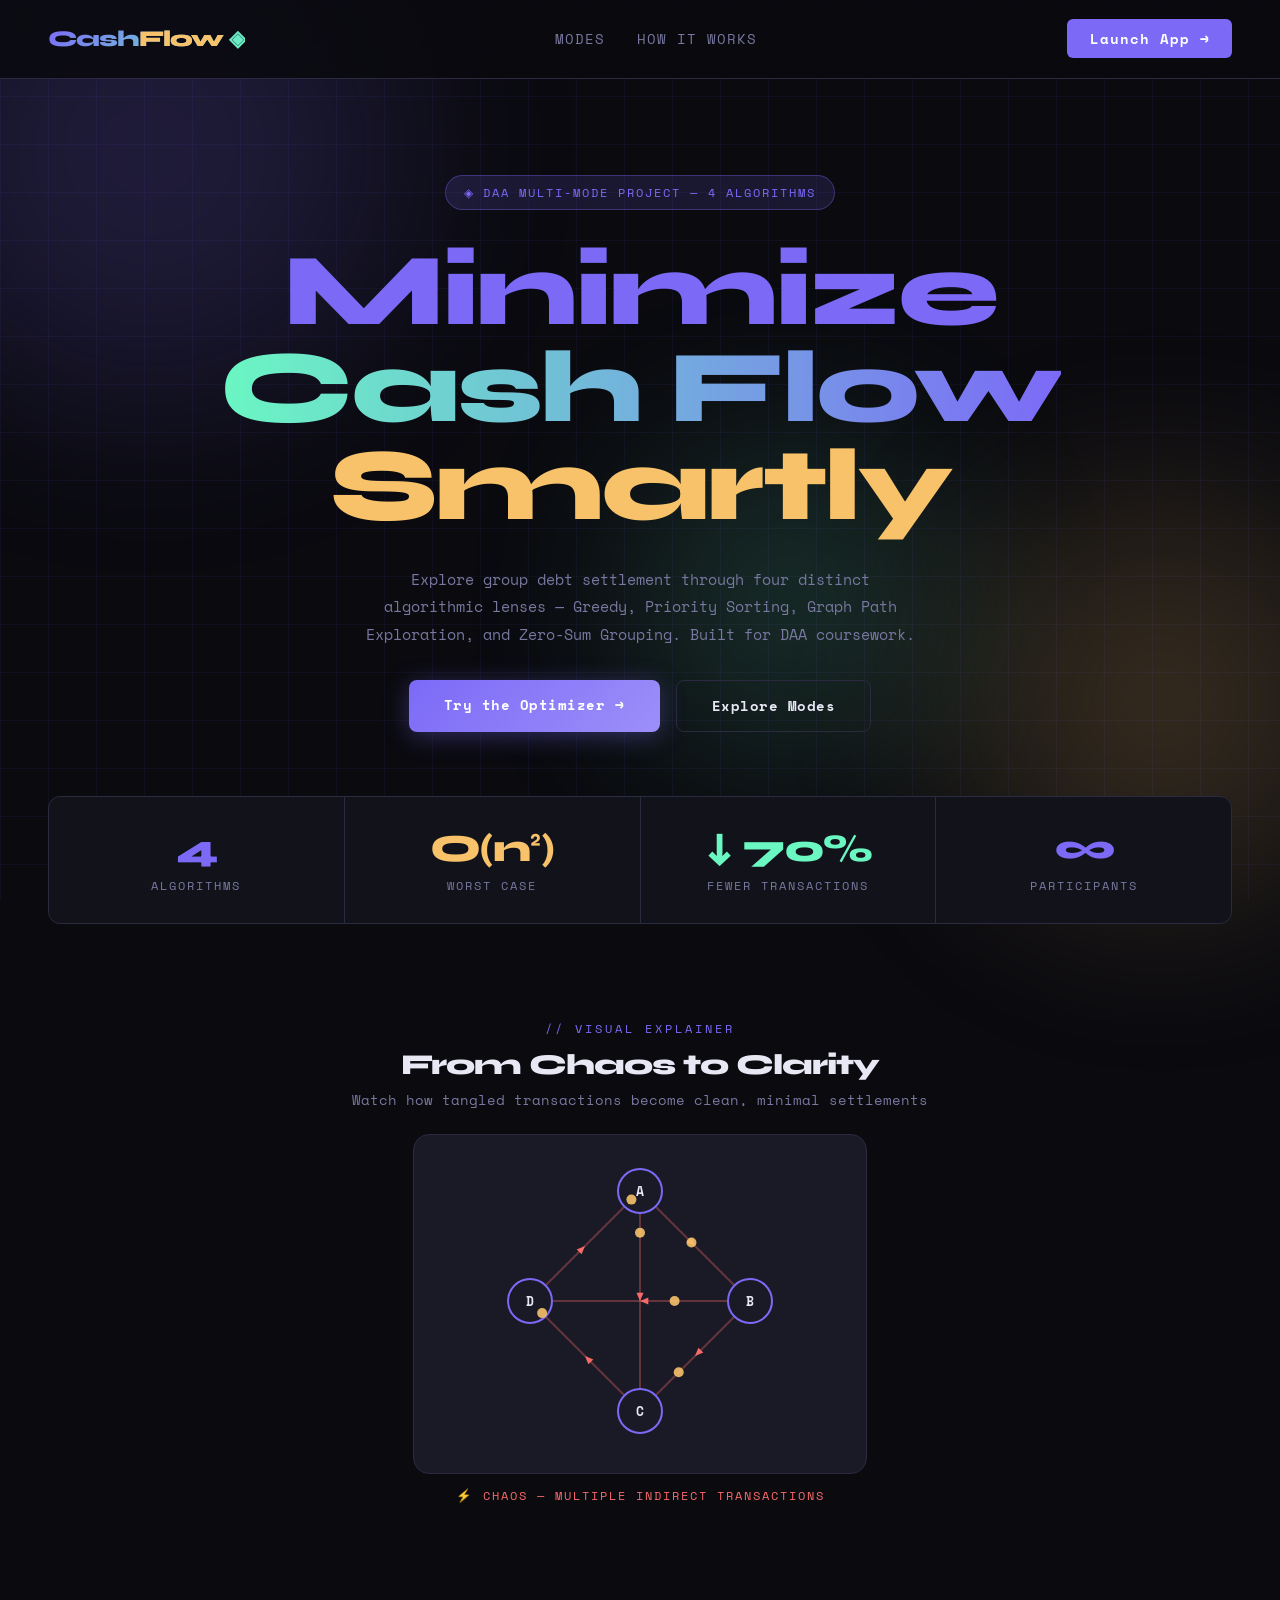
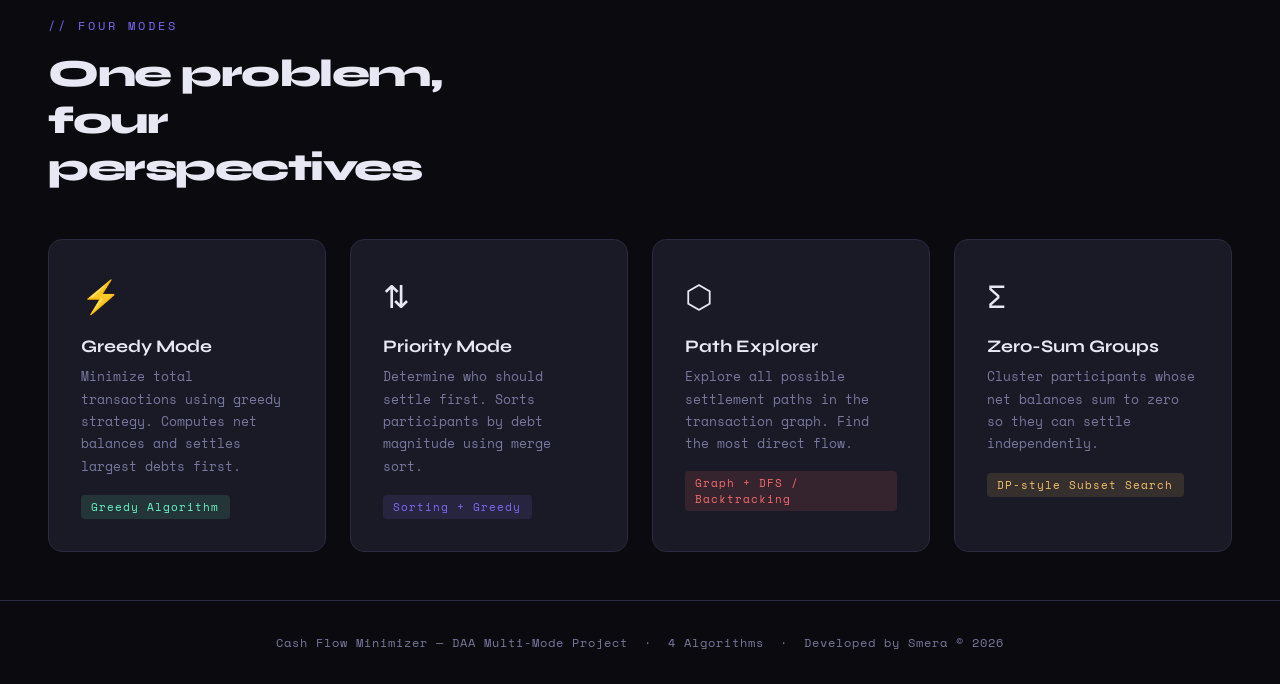
<file: templates/index.html>
<!DOCTYPE html>
<html lang="en">
<head>
<meta charset="UTF-8"/>
<meta name="viewport" content="width=device-width, initial-scale=1.0"/>
<title>CashFlow Minimizer — DAA Project</title>
<link href="https://fonts.googleapis.com/css2?family=Syne:wght@400;600;700;800&family=Space+Mono:wght@400;700&display=swap" rel="stylesheet"/>
<style>
  :root {
    --bg: #0a0a0f; --surface: #12121a; --card: #1a1a26;
    --border: #2a2a40; --accent: #7c6af7; --accent2: #f7c26a;
    --accent3: #6af7c2; --text: #e8e8f5; --muted: #7878a0;
    --danger: #f76a6a;
  }
  *, *::before, *::after { box-sizing: border-box; margin: 0; padding: 0; }
  body { background: var(--bg); color: var(--text); font-family: 'Space Mono', monospace; overflow-x: hidden; min-height: 100vh; }
  body::before {
    content: ''; position: fixed; inset: 0;
    background-image: linear-gradient(rgba(124,106,247,.06) 1px,transparent 1px),
      linear-gradient(90deg,rgba(124,106,247,.06) 1px,transparent 1px);
    background-size: 48px 48px; pointer-events: none; z-index: 0;
  }
  .orb { position: fixed; border-radius: 50%; filter: blur(100px); opacity: .18; pointer-events: none; z-index: 0; animation: float 8s ease-in-out infinite; }
  .orb1 { width:500px; height:500px; background:var(--accent); top:-100px; left:-100px; }
  .orb2 { width:400px; height:400px; background:var(--accent2); bottom:0; right:-80px; animation-delay:3s; }
  .orb3 { width:300px; height:300px; background:var(--accent3); top:50%; left:50%; animation-delay:5s; }
  @keyframes float { 0%,100% { transform:translateY(0) scale(1); } 50% { transform:translateY(-30px) scale(1.05); } }

  nav {
    position: sticky; top: 0; z-index: 100;
    display: flex; align-items: center; justify-content: space-between;
    padding: 1.2rem 3rem;
    background: rgba(10,10,15,.85); backdrop-filter: blur(20px);
    border-bottom: 1px solid var(--border);
  }
  .logo { font-family: 'Syne', sans-serif; font-weight: 800; font-size: 1.4rem;
    background: linear-gradient(135deg, var(--accent), var(--accent3));
    -webkit-background-clip: text; -webkit-text-fill-color: transparent; letter-spacing: -1px; }
  .logo span { -webkit-text-fill-color: var(--accent2); }
  .nav-links { display: flex; gap: 2rem; }
  .nav-links a { color: var(--muted); text-decoration: none; font-size: .85rem; letter-spacing: 1px; text-transform: uppercase; transition: color .2s; }
  .nav-links a:hover { color: var(--text); }
  .btn-nav { background: var(--accent); color: #fff; border: none; padding: .6rem 1.4rem; border-radius: 6px; cursor: pointer;
    font-family: 'Space Mono', monospace; font-size: .85rem; font-weight: 700; letter-spacing: 1px;
    transition: background .2s, transform .1s; text-decoration: none; }
  .btn-nav:hover { background: #9d8ff9; transform: translateY(-2px); }

  .hero { position: relative; z-index: 1; display: flex; flex-direction: column; align-items: center; text-align: center; padding: 6rem 2rem 4rem; }
  .hero-badge { display: inline-flex; align-items: center; gap: .5rem;
    background: rgba(124,106,247,.15); border: 1px solid rgba(124,106,247,.35);
    color: var(--accent); padding: .45rem 1.1rem; border-radius: 999px;
    font-size: .78rem; letter-spacing: 2px; text-transform: uppercase; margin-bottom: 2rem;
    animation: fadeSlideDown .6s ease both; }
  .hero-badge::before { content: '◈'; }
  .hero h1 { font-family: 'Syne', sans-serif; font-size: clamp(3rem,8vw,7rem); font-weight: 800; line-height:.95; letter-spacing:-3px; animation: fadeSlideDown .7s .1s ease both; }
  .hero h1 .hl1 { color: var(--accent); }
  .hero h1 .hl2 { color: var(--accent2); }
  .hero h1 .hl3 { background: linear-gradient(90deg,var(--accent3),var(--accent)); -webkit-background-clip:text; -webkit-text-fill-color:transparent; }
  .hero-sub { max-width: 560px; margin: 2rem auto; color: var(--muted); font-size: .95rem; line-height: 1.8; animation: fadeSlideDown .7s .2s ease both; }
  .hero-actions { display: flex; gap: 1rem; flex-wrap: wrap; justify-content: center; animation: fadeSlideDown .7s .3s ease both; }
  .btn-primary { background: linear-gradient(135deg,var(--accent),#9d8ff9); color:#fff; border:none; padding:.9rem 2.2rem; border-radius:8px; font-family:'Space Mono',monospace; font-size:.9rem; font-weight:700; cursor:pointer; text-decoration:none; letter-spacing:.5px; transition:transform .2s,box-shadow .2s; box-shadow:0 4px 24px rgba(124,106,247,.35); }
  .btn-primary:hover { transform:translateY(-3px); box-shadow:0 8px 32px rgba(124,106,247,.5); }
  .btn-outline { background:transparent; color:var(--text); border:1px solid var(--border); padding:.9rem 2.2rem; border-radius:8px; font-family:'Space Mono',monospace; font-size:.9rem; font-weight:700; cursor:pointer; text-decoration:none; letter-spacing:.5px; transition:border-color .2s,background .2s; }
  .btn-outline:hover { border-color:var(--accent); background:rgba(124,106,247,.08); }
  @keyframes fadeSlideDown { from { opacity:0; transform:translateY(-20px); } to { opacity:1; transform:translateY(0); } }

  /* ── ANIMATION SECTION ── */
  .anim-section { position:relative; z-index:1; padding: 2rem 3rem 4rem; text-align:center; }
  .anim-section .section-label { color:var(--accent); font-size:.75rem; letter-spacing:3px; text-transform:uppercase; margin-bottom:.6rem; }
  .anim-section h2 { font-family:'Syne',sans-serif; font-size:1.8rem; font-weight:800; letter-spacing:-1px; margin-bottom:.5rem; }
  .anim-section p { color:var(--muted); font-size:.85rem; margin-bottom:1.5rem; }
  #anim-container { display:inline-block; background:var(--card); border:1px solid var(--border); border-radius:16px; padding:1rem; }
  #anim-label { font-size:.78rem; letter-spacing:2px; text-transform:uppercase; margin-top:.8rem; }

  /* ── MODES GRID ── */
  .section { position:relative; z-index:1; padding:3rem; }
  .section-label { color:var(--accent); font-size:.75rem; letter-spacing:3px; text-transform:uppercase; margin-bottom:1rem; }
  .section-title { font-family:'Syne',sans-serif; font-size:2.4rem; font-weight:800; letter-spacing:-1.5px; margin-bottom:3rem; max-width:500px; }
  .modes-grid { display:grid; grid-template-columns:repeat(auto-fit,minmax(260px,1fr)); gap:1.5rem; }
  .mode-card { background:var(--card); border:1px solid var(--border); border-radius:14px; padding:2rem; text-decoration:none; color:var(--text); transition:transform .25s, border-color .25s; display:block; }
  .mode-card:hover { transform:translateY(-5px); }
  .mode-card.green:hover { border-color: var(--accent3); }
  .mode-card.blue:hover  { border-color: var(--accent); }
  .mode-card.red:hover   { border-color: var(--danger); }
  .mode-card.yellow:hover{ border-color: var(--accent2); }
  .mode-icon { font-size:2rem; margin-bottom:1rem; }
  .mode-card h3 { font-family:'Syne',sans-serif; font-size:1.1rem; font-weight:700; margin-bottom:.5rem; }
  .mode-card p { color:var(--muted); font-size:.82rem; line-height:1.7; margin-bottom:1rem; }
  .mode-tag { display:inline-block; font-size:.68rem; padding:.25rem .65rem; border-radius:4px; letter-spacing:1px; }
  .tag-green  { background:rgba(106,247,194,.12); color:var(--accent3); }
  .tag-blue   { background:rgba(124,106,247,.12); color:var(--accent); }
  .tag-red    { background:rgba(247,106,106,.12); color:var(--danger); }
  .tag-yellow { background:rgba(247,194,106,.12); color:var(--accent2); }

  .stats { position:relative; z-index:1; display:flex; justify-content:center; gap:0; border:1px solid var(--border); border-radius:12px; margin:0 3rem 4rem; overflow:hidden; background:var(--surface); }
  .stat-item { flex:1; padding:1.8rem 2rem; text-align:center; border-right:1px solid var(--border); }
  .stat-item:last-child { border-right:none; }
  .stat-num { font-family:'Syne',sans-serif; font-size:2.4rem; font-weight:800; letter-spacing:-2px; }
  .stat-label { color:var(--muted); font-size:.75rem; letter-spacing:2px; text-transform:uppercase; margin-top:.3rem; }
  .c1{color:var(--accent);} .c2{color:var(--accent2);} .c3{color:var(--accent3);}

  footer { position:relative; z-index:1; text-align:center; padding:2rem; border-top:1px solid var(--border); color:var(--muted); font-size:.78rem; letter-spacing:1px; }
</style>
</head>
<body>
<div class="orb orb1"></div>
<div class="orb orb2"></div>
<div class="orb orb3"></div>

<nav>
  <div class="logo">Cash<span>Flow</span> ◈</div>
  <div class="nav-links">
    <a href="#modes">Modes</a>
    <a href="#anim">How It Works</a>
  </div>
  <a href="/dashboard" class="btn-nav">Launch App →</a>
</nav>

<section class="hero">
  <div class="hero-badge">DAA Multi-Mode Project — 4 Algorithms</div>
  <h1>
    <span class="hl1">Minimize</span><br>
    <span class="hl3">Cash Flow</span><br>
    <span class="hl2">Smartly</span>
  </h1>
  <p class="hero-sub">
    Explore group debt settlement through four distinct algorithmic lenses — Greedy, Priority Sorting, Graph Path Exploration, and Zero-Sum Grouping. Built for DAA coursework.
  </p>
  <div class="hero-actions">
    <a href="/dashboard" class="btn-primary">Try the Optimizer →</a>
    <a href="#modes" class="btn-outline">Explore Modes</a>
  </div>
</section>

<div class="stats">
  <div class="stat-item"><div class="stat-num c1">4</div><div class="stat-label">Algorithms</div></div>
  <div class="stat-item"><div class="stat-num c2">O(n²)</div><div class="stat-label">Worst Case</div></div>
  <div class="stat-item"><div class="stat-num c3">↓ 70%</div><div class="stat-label">Fewer Transactions</div></div>
  <div class="stat-item"><div class="stat-num c1">∞</div><div class="stat-label">Participants</div></div>
</div>

<!-- ANIMATION SECTION -->
<section class="anim-section" id="anim">
  <div class="section-label">// Visual Explainer</div>
  <h2>From Chaos to Clarity</h2>
  <p>Watch how tangled transactions become clean, minimal settlements</p>
  <div id="anim-container">
    <svg id="anim-svg" width="420" height="300" viewBox="0 0 420 300"></svg>
  </div>
  <div id="anim-label" style="color:var(--muted)">Loading animation…</div>
</section>

<!-- MODES SECTION -->
<section class="section" id="modes">
  <div class="section-label">// Four Modes</div>
  <div class="section-title">One problem, four perspectives</div>
  <div class="modes-grid">
    <a href="/dashboard" class="mode-card green">
      <div class="mode-icon">⚡</div>
      <h3>Greedy Mode</h3>
      <p>Minimize total transactions using greedy strategy. Computes net balances and settles largest debts first.</p>
      <span class="mode-tag tag-green">Greedy Algorithm</span>
    </a>
    <a href="/priority" class="mode-card blue">
      <div class="mode-icon">⇅</div>
      <h3>Priority Mode</h3>
      <p>Determine who should settle first. Sorts participants by debt magnitude using merge sort.</p>
      <span class="mode-tag tag-blue">Sorting + Greedy</span>
    </a>
    <a href="/paths" class="mode-card red">
      <div class="mode-icon">⬡</div>
      <h3>Path Explorer</h3>
      <p>Explore all possible settlement paths in the transaction graph. Find the most direct flow.</p>
      <span class="mode-tag tag-red">Graph + DFS / Backtracking</span>
    </a>
    <a href="/zero-sum" class="mode-card yellow">
      <div class="mode-icon">∑</div>
      <h3>Zero-Sum Groups</h3>
      <p>Cluster participants whose net balances sum to zero so they can settle independently.</p>
      <span class="mode-tag tag-yellow">DP-style Subset Search</span>
    </a>
  </div>
</section>

<footer>
  Cash Flow Minimizer — DAA Multi-Mode Project &nbsp;·&nbsp; 4 Algorithms &nbsp;·&nbsp; Developed by Smera © 2026
</footer>

<script>
// ─── CASH FLOW ANIMATION ───
const svg = document.getElementById('anim-svg');
const label = document.getElementById('anim-label');
const W = 420, H = 300;
const cx = W/2, cy = H/2;
const R = 110;

const nodes = [
  { id:'A', x: cx + R*Math.cos(-Math.PI/2),       y: cy + R*Math.sin(-Math.PI/2) },
  { id:'B', x: cx + R*Math.cos(-Math.PI/2+Math.PI*2/4),   y: cy + R*Math.sin(-Math.PI/2+Math.PI*2/4) },
  { id:'C', x: cx + R*Math.cos(-Math.PI/2+Math.PI*4/4),   y: cy + R*Math.sin(-Math.PI/2+Math.PI*4/4) },
  { id:'D', x: cx + R*Math.cos(-Math.PI/2+Math.PI*6/4),   y: cy + R*Math.sin(-Math.PI/2+Math.PI*6/4) }
];

const chaosEdges = [
  { from:'A', to:'B' }, { from:'B', to:'C' },
  { from:'C', to:'D' }, { from:'D', to:'A' },
  { from:'A', to:'C' }, { from:'B', to:'D' }
];
const optEdges = [
  { from:'A', to:'C' }, { from:'B', to:'D' }
];

const nodeMap = {};
nodes.forEach(n => nodeMap[n.id] = n);

let phase = 'chaos';
let dots = [];
let frame = 0;
let phaseTimer = 0;

function mkEl(tag, attrs) {
  const el = document.createElementNS('http://www.w3.org/2000/svg', tag);
  Object.entries(attrs).forEach(([k,v]) => el.setAttribute(k, v));
  return el;
}

function drawStatic() {
  svg.innerHTML = '';
  const edges = phase === 'chaos' ? chaosEdges : optEdges;
  const col = phase === 'chaos' ? '#f76a6a' : '#6af7c2';

  // Draw edges
  edges.forEach(e => {
    const a = nodeMap[e.from], b = nodeMap[e.to];
    const line = mkEl('line', { x1:a.x, y1:a.y, x2:b.x, y2:b.y, stroke: col+'55', 'stroke-width':'2' });
    svg.appendChild(line);
    // Arrowhead at midpoint
    const mx=(a.x+b.x)/2, my=(a.y+b.y)/2;
    const ang = Math.atan2(b.y-a.y, b.x-a.x);
    const pts = [
      [mx, my],
      [mx - 9*Math.cos(ang-0.4), my - 9*Math.sin(ang-0.4)],
      [mx - 9*Math.cos(ang+0.4), my - 9*Math.sin(ang+0.4)]
    ];
    const poly = mkEl('polygon', { points: pts.map(p=>p.join(',')).join(' '), fill: col });
    svg.appendChild(poly);
  });

  // Draw nodes
  nodes.forEach(n => {
    const circ = mkEl('circle', { cx:n.x, cy:n.y, r:22, fill:'#1a1a26', stroke: phase==='chaos'?'#7c6af7':'#6af7c2', 'stroke-width':2 });
    svg.appendChild(circ);
    const txt = mkEl('text', { x:n.x, y:n.y+5, 'text-anchor':'middle', fill:'#e8e8f5', 'font-family':'Space Mono', 'font-size':13, 'font-weight':'bold' });
    txt.textContent = n.id;
    svg.appendChild(txt);
  });
}

function spawnDots() {
  dots = [];
  const edges = phase === 'chaos' ? chaosEdges : optEdges;
  const col = phase === 'chaos' ? '#f7c26a' : '#6af7c2';
  edges.forEach((e, i) => {
    dots.push({ edge: e, t: (i / edges.length) % 1, col, speed: 0.008 + Math.random()*0.004 });
  });
}

function animFrame() {
  drawStatic();
  dots.forEach(d => {
    const a = nodeMap[d.edge.from], b = nodeMap[d.edge.to];
    const x = a.x + (b.x - a.x) * d.t;
    const y = a.y + (b.y - a.y) * d.t;
    const circ = mkEl('circle', { cx:x, cy:y, r:5, fill:d.col, opacity:.9 });
    svg.appendChild(circ);
    d.t = (d.t + d.speed) % 1;
  });

  phaseTimer++;
  if (phaseTimer > 480) {
    phaseTimer = 0;
    if (phase === 'chaos') {
      phase = 'optimized';
      label.style.color = 'var(--accent3)';
      label.textContent = '✓ OPTIMIZED — Direct settlements only';
    } else {
      phase = 'chaos';
      label.style.color = 'var(--danger)';
      label.textContent = '⚡ CHAOS — Multiple indirect transactions';
    }
    spawnDots();
  }
  requestAnimationFrame(animFrame);
}

phase = 'chaos';
label.style.color = 'var(--danger)';
label.textContent = '⚡ CHAOS — Multiple indirect transactions';
spawnDots();
animFrame();
</script>
</body>
</html>
</file>
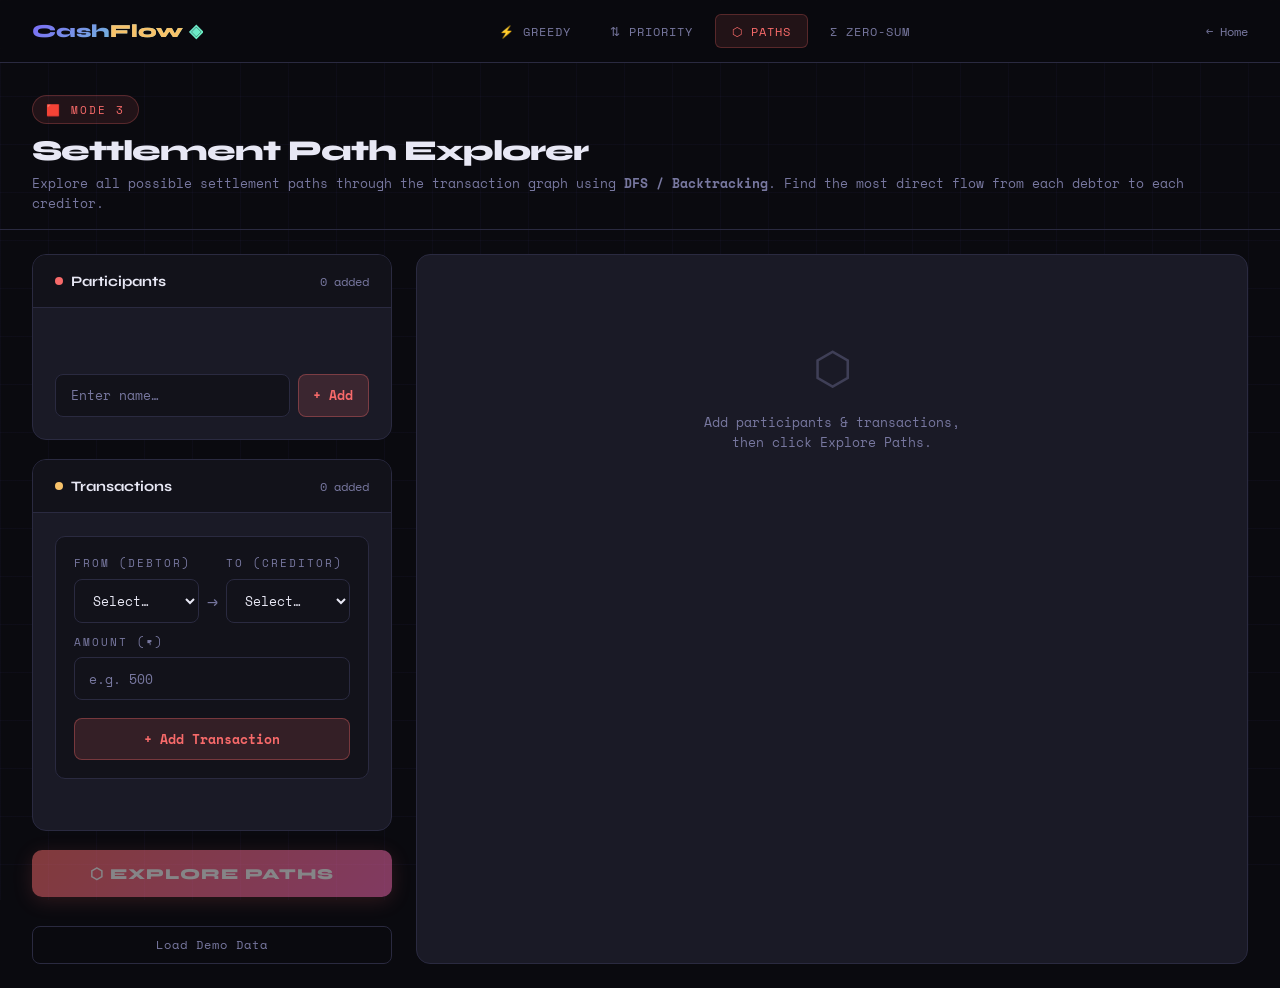
<file: templates/paths.html>
<!DOCTYPE html>
<html lang="en">
<head>
<meta charset="UTF-8"/>
<meta name="viewport" content="width=device-width, initial-scale=1.0"/>
<title>Path Explorer — CashFlow Minimizer</title>
<link href="https://fonts.googleapis.com/css2?family=Syne:wght@400;600;700;800&family=Space+Mono:wght@400;700&display=swap" rel="stylesheet"/>
<style>
  :root{--bg:#0a0a0f;--surface:#12121a;--card:#1a1a26;--border:#2a2a40;--accent:#7c6af7;--accent2:#f7c26a;--accent3:#6af7c2;--text:#e8e8f5;--muted:#7878a0;--danger:#f76a6a;}
  *,*::before,*::after{box-sizing:border-box;margin:0;padding:0;}
  body{background:var(--bg);color:var(--text);font-family:'Space Mono',monospace;min-height:100vh;display:flex;flex-direction:column;}
  body::before{content:'';position:fixed;inset:0;background-image:linear-gradient(rgba(124,106,247,.04) 1px,transparent 1px),linear-gradient(90deg,rgba(124,106,247,.04) 1px,transparent 1px);background-size:48px 48px;pointer-events:none;z-index:0;}
  nav{position:sticky;top:0;z-index:100;display:flex;align-items:center;justify-content:space-between;padding:.9rem 2rem;background:rgba(10,10,15,.92);backdrop-filter:blur(20px);border-bottom:1px solid var(--border);}
  .logo{font-family:'Syne',sans-serif;font-weight:800;font-size:1.15rem;background:linear-gradient(135deg,var(--accent),var(--accent3));background-clip:text;-webkit-background-clip:text;-webkit-text-fill-color:transparent;}
  .logo span{-webkit-text-fill-color:var(--accent2);}
  .nav-modes{display:flex;gap:.3rem;}
  .nav-mode{padding:.45rem 1rem;border-radius:6px;font-size:.75rem;letter-spacing:1px;text-transform:uppercase;text-decoration:none;color:var(--muted);transition:background .2s,color .2s;border:1px solid transparent;}
  .nav-mode:hover{color:var(--text);background:rgba(255,255,255,.05);}
  .nav-mode.active{color:var(--danger);background:rgba(247,106,106,.1);border-color:rgba(247,106,106,.25);}
  .nav-home{color:var(--muted);text-decoration:none;font-size:.78rem;}
  .nav-home:hover{color:var(--text);}
  .page-header{position:relative;z-index:1;padding:2rem 2rem 1rem;border-bottom:1px solid var(--border);}
  .page-header .badge{display:inline-flex;align-items:center;gap:.4rem;background:rgba(247,106,106,.1);border:1px solid rgba(247,106,106,.25);color:var(--danger);padding:.3rem .8rem;border-radius:999px;font-size:.7rem;letter-spacing:2px;text-transform:uppercase;margin-bottom:.6rem;}
  .page-header h1{font-family:'Syne',sans-serif;font-size:1.8rem;font-weight:800;letter-spacing:-1px;}
  .page-header p{color:var(--muted);font-size:.83rem;margin-top:.3rem;}
  .app-layout{position:relative;z-index:1;display:grid;grid-template-columns:360px 1fr;gap:1.5rem;padding:1.5rem 2rem;flex:1;max-width:1400px;margin:0 auto;width:100%;}
  @media(max-width:900px){.app-layout{grid-template-columns:1fr;}}
  .panel{background:var(--card);border:1px solid var(--border);border-radius:14px;overflow:hidden;}
  .panel-header{padding:1.1rem 1.4rem;border-bottom:1px solid var(--border);display:flex;align-items:center;justify-content:space-between;background:var(--surface);}
  .panel-title{font-family:'Syne',sans-serif;font-size:.9rem;font-weight:700;display:flex;align-items:center;gap:.5rem;}
  .dot{width:8px;height:8px;border-radius:50%;}.dot-red{background:var(--danger);}.dot-yellow{background:var(--accent2);}
  .panel-body{padding:1.4rem;}
  .input-group{margin-bottom:1.1rem;}
  .input-group label{display:block;font-size:.7rem;letter-spacing:2px;text-transform:uppercase;color:var(--muted);margin-bottom:.45rem;}
  .inp{width:100%;background:var(--surface);border:1px solid var(--border);color:var(--text);padding:.65rem .9rem;border-radius:8px;font-family:'Space Mono',monospace;font-size:.84rem;transition:border-color .2s;}
  .inp:focus{outline:none;border-color:var(--danger);}
  .inp::placeholder{color:var(--muted);}
  .chips{display:flex;flex-wrap:wrap;gap:.4rem;margin-bottom:.7rem;min-height:32px;}
  .chip{display:inline-flex;align-items:center;gap:.35rem;background:rgba(247,106,106,.12);border:1px solid rgba(247,106,106,.3);color:var(--danger);padding:.3rem .65rem;border-radius:999px;font-size:.75rem;}
  .chip-remove{cursor:pointer;opacity:.6;transition:opacity .2s;background:none;border:none;color:inherit;padding:0;font-size:.85rem;}
  .chip-remove:hover{opacity:1;}
  .add-row{display:flex;gap:.5rem;}
  .btn-add{background:rgba(247,106,106,.15);border:1px solid rgba(247,106,106,.35);color:var(--danger);padding:.65rem .9rem;border-radius:8px;font-family:'Space Mono',monospace;font-size:.82rem;cursor:pointer;transition:background .2s;white-space:nowrap;font-weight:700;}
  .btn-add:hover{background:rgba(247,106,106,.3);}
  .tx-form{background:var(--surface);border:1px solid var(--border);border-radius:10px;padding:1.1rem;margin-bottom:.9rem;}
  .tx-row{display:grid;grid-template-columns:1fr auto 1fr;gap:.5rem;align-items:end;margin-bottom:.6rem;}
  .tx-arrow{color:var(--muted);font-size:1.1rem;text-align:center;padding-bottom:.5rem;}
  .select-inp{width:100%;background:var(--surface);border:1px solid var(--border);color:var(--text);padding:.65rem .9rem;border-radius:8px;font-family:'Space Mono',monospace;font-size:.82rem;}
  .select-inp:focus{outline:none;border-color:var(--danger);}
  select option{background:#1a1a26;}
  .tx-list{display:flex;flex-direction:column;gap:.5rem;margin-bottom:.9rem;max-height:180px;overflow-y:auto;}
  .tx-item{display:flex;align-items:center;justify-content:space-between;background:var(--surface);border:1px solid var(--border);border-radius:8px;padding:.55rem .9rem;font-size:.8rem;}
  .tx-item-flow{display:flex;align-items:center;gap:.4rem;}
  .tx-from{color:var(--danger);}.tx-to{color:var(--accent3);}.tx-amt{color:var(--accent2);font-weight:700;}
  .tx-del{background:none;border:none;color:var(--muted);cursor:pointer;font-size:.9rem;transition:color .2s;}
  .tx-del:hover{color:var(--danger);}
  .btn-run{width:100%;background:linear-gradient(135deg,var(--danger),#f76ab4);color:#fff;border:none;padding:.9rem;border-radius:10px;font-family:'Syne',sans-serif;font-size:.95rem;font-weight:800;cursor:pointer;letter-spacing:1px;transition:transform .2s,box-shadow .2s;box-shadow:0 4px 20px rgba(247,106,106,.3);}
  .btn-run:hover{transform:translateY(-2px);box-shadow:0 8px 28px rgba(247,106,106,.5);}
  .btn-run:disabled{opacity:.5;cursor:not-allowed;transform:none;}
  .btn-demo{width:100%;background:transparent;color:var(--muted);border:1px solid var(--border);padding:.6rem;border-radius:8px;font-family:inherit;cursor:pointer;font-size:.75rem;letter-spacing:1px;margin-top:.6rem;}
  .btn-demo:hover{color:var(--text);border-color:var(--danger);}
  .info-box{background:rgba(247,106,106,.06);border:1px solid rgba(247,106,106,.2);border-radius:10px;padding:1.2rem 1.4rem;margin-bottom:1.2rem;}
  .info-box h4{font-family:'Syne',sans-serif;font-size:.9rem;font-weight:700;color:var(--danger);margin-bottom:.6rem;}
  .info-box p{color:var(--muted);font-size:.8rem;line-height:1.75;}
  .optimal-box{background:rgba(106,247,194,.06);border:2px solid rgba(106,247,194,.3);border-radius:12px;padding:1.2rem 1.4rem;margin-bottom:1.2rem;}
/* Canvas styling */
#all-paths-canvas, #optimal-path-canvas {display:block;margin:auto;background:var(--surface);border:1px solid var(--border);border-radius:8px;}
  /* Canvas styling */
  #all-paths-canvas, #optimal-path-canvas {display:block;margin:auto;background:var(--surface);border:1px solid var(--border);border-radius:8px;}
  .optimal-box h4{font-family:'Syne',sans-serif;font-size:.9rem;font-weight:700;color:var(--accent3);margin-bottom:.6rem;}
  .path-str{font-size:1.1rem;font-weight:700;color:var(--accent3);letter-spacing:1px;}
  .path-meta{color:var(--muted);font-size:.75rem;margin-top:.4rem;}
  .paths-list{display:flex;flex-direction:column;gap:.6rem;max-height:400px;overflow-y:auto;}
  .path-item{background:var(--surface);border:1px solid var(--border);border-radius:8px;padding:.8rem 1rem;font-size:.82rem;animation:slideIn .3s ease both;}
  .path-item.optimal{border-color:var(--accent3);background:rgba(106,247,194,.04);}
  .path-item.suboptimal{opacity:.8;}
  @keyframes slideIn{from{opacity:0;transform:translateX(-8px);}to{opacity:1;transform:none;}}
  .path-nodes{display:flex;align-items:center;flex-wrap:wrap;gap:.3rem;}
  .path-node{background:rgba(124,106,247,.15);border:1px solid rgba(124,106,247,.3);color:var(--accent);padding:.2rem .6rem;border-radius:5px;font-size:.78rem;font-weight:700;}
  .path-node.optimal-node{background:rgba(106,247,194,.15);border-color:rgba(106,247,194,.3);color:var(--accent3);}
  .path-arrow{color:var(--muted);font-size:.9rem;}
  .path-hops{font-size:.7rem;letter-spacing:1px;color:var(--muted);margin-top:.3rem;}
  .why-box{background:rgba(247,194,106,.06);border:1px solid rgba(247,194,106,.2);border-radius:10px;padding:1.1rem 1.4rem;margin-top:1.1rem;}
  .why-box h4{font-family:'Syne',sans-serif;font-size:.85rem;font-weight:700;color:var(--accent2);margin-bottom:.5rem;}
  .why-box p{color:var(--muted);font-size:.78rem;line-height:1.7;}
  .conclude-box{background:rgba(247,106,106,.06);border:1px solid rgba(247,106,106,.25);border-radius:10px;padding:1.2rem 1.4rem;margin-top:1.2rem;}
  .conclude-box h4{font-family:'Syne',sans-serif;font-size:.9rem;font-weight:700;color:var(--danger);margin-bottom:.6rem;}
  .conclude-box ul{color:var(--muted);font-size:.8rem;line-height:1.9;padding-left:1.2rem;}
  .section-lbl{font-size:.68rem;letter-spacing:2px;text-transform:uppercase;color:var(--muted);margin-bottom:.6rem;margin-top:1.1rem;}
  .empty-state{text-align:center;padding:3.5rem 2rem;color:var(--muted);}
  .empty-icon{font-size:2.8rem;margin-bottom:.8rem;opacity:.4;}
  .empty-state p{font-size:.82rem;}
  .toast{position:fixed;bottom:2rem;right:2rem;z-index:999;background:var(--card);border:1px solid var(--border);border-radius:10px;padding:.9rem 1.4rem;font-size:.82rem;color:var(--text);transform:translateY(20px);opacity:0;transition:all .3s;}
  .toast.show{transform:none;opacity:1;}
  .toast.error{border-color:var(--danger);color:var(--danger);}
  .toast.success{border-color:var(--accent3);color:var(--accent3);}
</style>
</head>
<body>
<nav>
  <div class="logo">Cash<span>Flow</span> ◈</div>
  <div class="nav-modes">
    <a href="/dashboard" class="nav-mode">⚡ Greedy</a>
    <a href="/priority"  class="nav-mode">⇅ Priority</a>
    <a href="/paths"     class="nav-mode active">⬡ Paths</a>
    <a href="/zero-sum"  class="nav-mode">∑ Zero-Sum</a>
  </div>
  <a href="/" class="nav-home">← Home</a>
</nav>

<div class="page-header">
  <div class="badge">🟥 Mode 3</div>
  <h1>Settlement Path Explorer</h1>
  <p>Explore all possible settlement paths through the transaction graph using <strong>DFS / Backtracking</strong>. Find the most direct flow from each debtor to each creditor.</p>
</div>

<div class="app-layout">
  <div style="display:flex;flex-direction:column;gap:1.2rem;">
    <div class="panel">
      <div class="panel-header">
        <div class="panel-title"><div class="dot dot-red"></div> Participants</div>
        <span id="p-count" style="color:var(--muted);font-size:.75rem;">0 added</span>
      </div>
      <div class="panel-body">
        <div class="chips" id="chips"></div>
        <div class="add-row">
          <input class="inp" id="p-input" placeholder="Enter name…" onkeydown="if(event.key==='Enter') addParticipant()"/>
          <button class="btn-add" onclick="addParticipant()">+ Add</button>
        </div>
      </div>
    </div>
    <div class="panel">
      <div class="panel-header">
        <div class="panel-title"><div class="dot dot-yellow"></div> Transactions</div>
        <span id="t-count" style="color:var(--muted);font-size:.75rem;">0 added</span>
      </div>
      <div class="panel-body">
        <div class="tx-form">
          <div class="tx-row">
            <div class="input-group" style="margin-bottom:0"><label>From (Debtor)</label><select class="select-inp inp" id="tx-from"><option value="">Select…</option></select></div>
            <div class="tx-arrow">→</div>
            <div class="input-group" style="margin-bottom:0"><label>To (Creditor)</label><select class="select-inp inp" id="tx-to"><option value="">Select…</option></select></div>
          </div>
          <div class="input-group"><label>Amount (₹)</label><input class="inp" id="tx-amt" type="number" min="0.01" step="0.01" placeholder="e.g. 500" onkeydown="if(event.key==='Enter') addTransaction()"/></div>
          <button class="btn-add" style="width:100%" onclick="addTransaction()">+ Add Transaction</button>
        </div>
        <div class="tx-list" id="tx-list"></div>
      </div>
    </div>
    <button class="btn-run" id="run-btn" onclick="runPaths()" disabled>⬡ EXPLORE PATHS</button>
    <button class="btn-demo" onclick="loadDemo()">Load Demo Data</button>
  </div>

  <div class="panel" style="display:flex;flex-direction:column;overflow-y:auto;">
    <div id="results-wrap" style="padding:1.4rem;">
      <div class="empty-state"><div class="empty-icon">⬡</div><p>Add participants & transactions,<br>then click Explore Paths.</p></div>
    </div>
  </div>
</div>

<div class="toast" id="toast"></div>
<script>
const participants=[], transactions=[];
function addParticipant(){const inp=document.getElementById('p-input');const name=inp.value.trim();if(!name)return;if(participants.includes(name)){showToast('Already added!','error');return;}participants.push(name);inp.value='';renderChips();updateSelects();updateRunBtn();}
function removeParticipant(name){participants.splice(participants.indexOf(name),1);for(let i=transactions.length-1;i>=0;i--)if(transactions[i].debtor===name||transactions[i].creditor===name)transactions.splice(i,1);renderChips();renderTxList();updateSelects();updateRunBtn();}
function renderChips(){document.getElementById('chips').innerHTML=participants.map(p=>`<span class="chip">${p}<button class="chip-remove" onclick="removeParticipant('${p}')">×</button></span>`).join('');document.getElementById('p-count').textContent=participants.length+' added';}
function updateSelects(){const opts='<option value="">Select…</option>'+participants.map(p=>`<option>${p}</option>`).join('');document.getElementById('tx-from').innerHTML=opts;document.getElementById('tx-to').innerHTML=opts;}
function addTransaction(){const from=document.getElementById('tx-from').value,to=document.getElementById('tx-to').value,amt=parseFloat(document.getElementById('tx-amt').value);if(!from||!to){showToast('Select both parties','error');return;}if(from===to){showToast('Debtor ≠ Creditor','error');return;}if(!amt||amt<=0){showToast('Enter valid amount','error');return;}transactions.push({debtor:from,creditor:to,amount:amt});document.getElementById('tx-amt').value='';renderTxList();updateRunBtn();}
function removeTx(i){transactions.splice(i,1);renderTxList();updateRunBtn();}
function renderTxList(){const el=document.getElementById('tx-list');document.getElementById('t-count').textContent=transactions.length+' added';if(!transactions.length){el.innerHTML='';return;}el.innerHTML=transactions.map((t,i)=>`<div class="tx-item"><div class="tx-item-flow"><span class="tx-from">${t.debtor}</span><span style="color:var(--muted)">→</span><span class="tx-to">${t.creditor}</span><span style="color:var(--muted)">·</span><span class="tx-amt">₹${t.amount}</span></div><button class="tx-del" onclick="removeTx(${i})">✕</button></div>`).join('');}
function updateRunBtn(){document.getElementById('run-btn').disabled=participants.length<2||transactions.length===0;}

async function runPaths(){
  try{const res=await fetch('/api/paths',{method:'POST',headers:{'Content-Type':'application/json'},body:JSON.stringify({participants,transactions})});
    const data=await res.json();if(!res.ok){showToast(data.error,'error');return;}
    renderPaths(data);showToast('Paths explored!','success');
  }catch(e){showToast('Server error','error');}
}

function renderPaths(data){
  const wrap=document.getElementById('results-wrap');
  let html=`<div class="info-box"><h4>How Path Exploration Works</h4>
    <p>The transaction graph is traversed using <strong>DFS (Depth-First Search) with backtracking</strong>. Starting from each debtor node, we explore all reachable paths to each creditor node. Each unique route represents a possible chain of payments that could ultimately settle the debt.</p></div>`;

  if(data.paths.length===0){
    html+=`<div style="text-align:center;color:var(--muted);padding:2rem">No paths found. This may mean debtors and creditors are not connected through the transaction graph.</div>`;
  } else {
    if(data.optimal){
      html+=`<div class="optimal-box"><h4>★ Optimal Path</h4>
        <div class="path-str">${data.optimal.path_str}</div>
        <div class="path-meta">${data.optimal.hops} hop(s) — fewest steps to settle</div>
      </div>`;
    }
    html+=`<canvas id="all-paths-canvas" width="800" height="400" style="width:100%;max-width:800px;margin:auto;display:block;margin-top:1rem"></canvas>`;
html+=`<div class="section-lbl">// All Possible Paths (${data.paths.length} found)</div><div class="paths-list">`;
    data.paths.forEach((p,i)=>{
      const isOpt = data.optimal && p.path_str === data.optimal.path_str;
      const nodeClass = isOpt ? 'optimal-node' : '';
      const nodes = p.path.map((n,j)=>{
        let out = `<span class="path-node ${nodeClass}">${n}</span>`;
        if(j<p.path.length-1) out += `<span class="path-arrow">→</span>`;
        return out;
      }).join('');
      html+=`<div class="path-item ${isOpt?'optimal':'suboptimal'}" style="animation-delay:${i*40}ms">
        ${isOpt?'<div style="font-size:.65rem;color:var(--accent3);letter-spacing:1px;margin-bottom:.4rem">★ OPTIMAL</div>':''}
        <div class="path-nodes">${nodes}</div>
        <div class="path-hops">${p.hops} hop(s)</div>
      </div>`;
    });
    html+=`</div>`;


    html+=`<div class="why-box"><h4>Why is the Optimal Path Better?</h4>
      <p>A path with <strong>fewer hops</strong> means money travels through fewer intermediate people. Direct paths (1 hop: A → B) are the most efficient as they involve fewer parties and reduce the risk of chain failures. Longer paths (A → B → C → D) are less efficient — each intermediate node must coordinate their payment timing.</p></div>`;
  }

  html+=`<div class="conclude-box"><h4>✓ Conclusion</h4><ul>
    <li>DFS explores <strong>all reachable paths</strong> from each debtor to each creditor</li>
    <li>Backtracking ensures no node is revisited in a single path</li>
    <li>The path with the <strong>fewest hops is optimal</strong> — fewer intermediaries, less coordination</li>
    <li>This mode is useful for understanding <strong>cash flow topology</strong> in a group</li>
  </ul></div>`;
  wrap.innerHTML=html;
drawAllPathsGraph(data);
}

function drawAllPathsGraph(data){
  const canvas=document.getElementById('all-paths-canvas');
  if(!canvas) return;
  const ctx=canvas.getContext('2d');
  const w=canvas.width, h=canvas.height;
  ctx.clearRect(0,0,w,h);
  const participants=Object.keys(data.balance);
  const radius=Math.min(w,h)/2-60;
  const cx=w/2, cy=h/2;
  const points={};
  
  participants.forEach((p,i)=>{
    const angle=2*Math.PI*i/participants.length;
    const x=cx+radius*Math.cos(angle);
    const y=cy+radius*Math.sin(angle);
    points[p]={x,y};
  });

  // Draw paths (edges) first
  const colors=['#ff6b6b','#6bffb1','#6b9bff','#ff6bf5','#ffb46b'];
  data.paths.forEach((p,i)=>{
    ctx.strokeStyle=colors[i%colors.length];
    ctx.lineWidth=2;
    ctx.beginPath();
    p.path.forEach((node,j)=>{
      const pt=points[node];
      if(j===0) ctx.moveTo(pt.x,pt.y); else ctx.lineTo(pt.x,pt.y);
    });
    ctx.stroke();
  });

  // Highlight optimal path in green on top of other paths
  if(data.optimal){
    ctx.strokeStyle='#6af7c2'; // Green accent
    ctx.lineWidth=4;
    ctx.beginPath();
    data.optimal.path.forEach((node,i)=>{
      const pt=points[node];
      if(i===0) ctx.moveTo(pt.x,pt.y); else ctx.lineTo(pt.x,pt.y);
    });
    ctx.stroke();
  }

  // Draw nodes (circles) and text last so they appear on top
  participants.forEach((p)=>{
    const {x,y} = points[p];
    
    // Node circle background
    ctx.fillStyle='#12121a'; // matches var(--surface)
    ctx.beginPath();ctx.arc(x,y,22,0,2*Math.PI);ctx.fill();
    
    // Node border
    ctx.strokeStyle='#7c6af7'; // matches var(--accent)
    ctx.lineWidth=2;
    ctx.stroke();
    
    // Node text
    ctx.fillStyle='#e8e8f5'; // matches var(--text)
    ctx.textAlign='center';ctx.textBaseline='middle';
    ctx.font='bold 12px "Space Mono", monospace';
    // If the name is too long, we might truncate it, but 3-4 letters fit fine.
    // Let's just draw it. The user will see 'A', 'B', 'Alice', etc.
    ctx.fillText(p,x,y);
  });
}


function loadDemo(){
  ['Alice','Bob','Carol','Dave'].forEach(n=>{if(!participants.includes(n))participants.push(n);});
  transactions.length=0;
  [['Alice','Bob',200],['Bob','Carol',150],['Carol','Dave',100],['Alice','Carol',80]].forEach(([d,c,a])=>transactions.push({debtor:d,creditor:c,amount:a}));
  renderChips();updateSelects();renderTxList();updateRunBtn();showToast('Demo data loaded!','success');
}
function showToast(msg,type=''){const t=document.getElementById('toast');t.textContent=msg;t.className='toast '+type+' show';setTimeout(()=>t.classList.remove('show'),3000);}
</script>
</body>
</html>
</file>
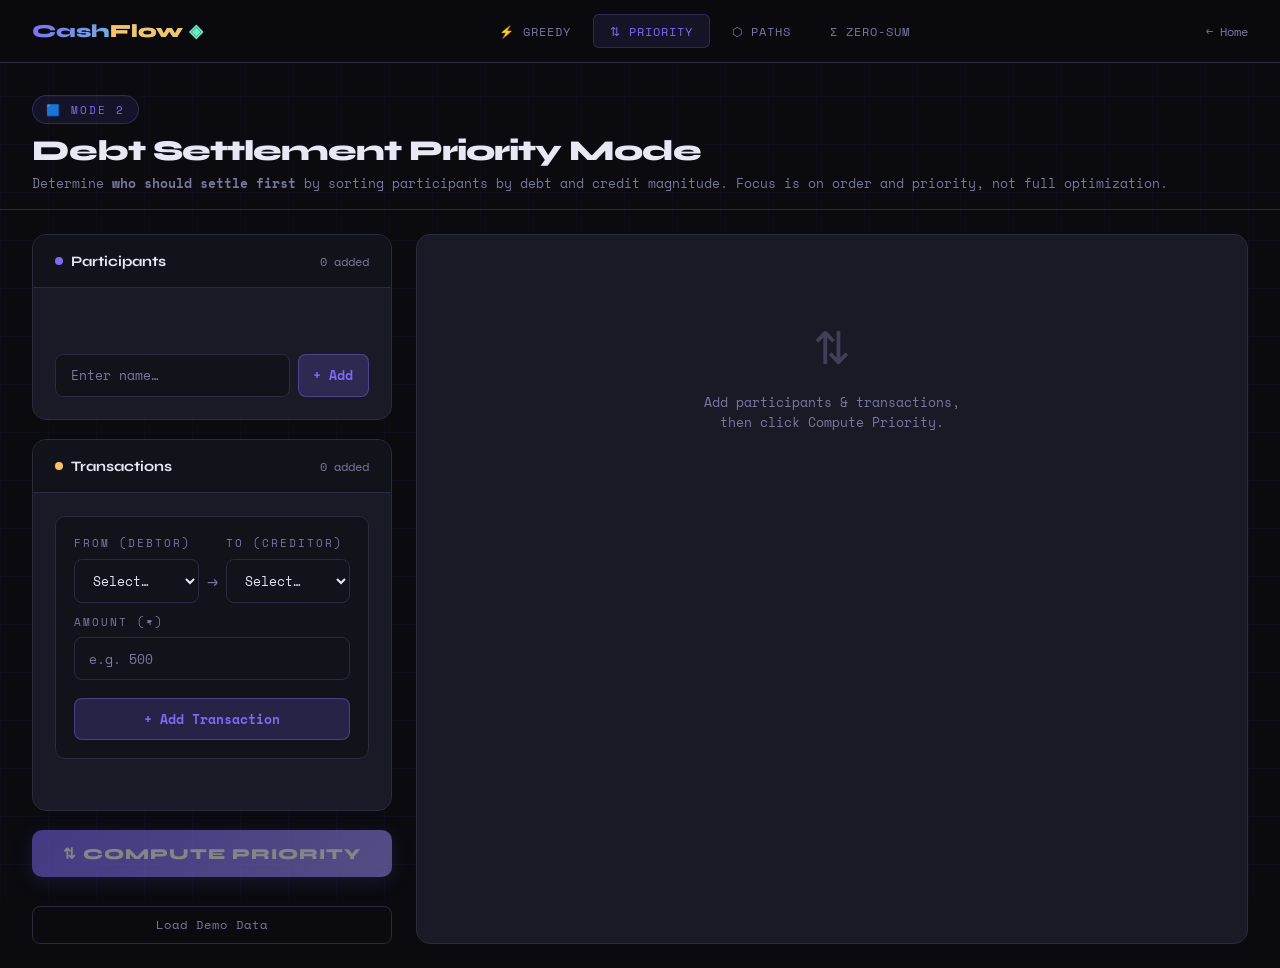
<file: templates/priority.html>
<!DOCTYPE html>
<html lang="en">
<head>
<meta charset="UTF-8"/>
<meta name="viewport" content="width=device-width, initial-scale=1.0"/>
<title>Priority Mode — CashFlow Minimizer</title>
<link href="https://fonts.googleapis.com/css2?family=Syne:wght@400;600;700;800&family=Space+Mono:wght@400;700&display=swap" rel="stylesheet"/>
<style>
  :root{--bg:#0a0a0f;--surface:#12121a;--card:#1a1a26;--border:#2a2a40;--accent:#7c6af7;--accent2:#f7c26a;--accent3:#6af7c2;--text:#e8e8f5;--muted:#7878a0;--danger:#f76a6a;}
  *,*::before,*::after{box-sizing:border-box;margin:0;padding:0;}
  body{background:var(--bg);color:var(--text);font-family:'Space Mono',monospace;min-height:100vh;display:flex;flex-direction:column;}
  body::before{content:'';position:fixed;inset:0;background-image:linear-gradient(rgba(124,106,247,.04) 1px,transparent 1px),linear-gradient(90deg,rgba(124,106,247,.04) 1px,transparent 1px);background-size:48px 48px;pointer-events:none;z-index:0;}
  nav{position:sticky;top:0;z-index:100;display:flex;align-items:center;justify-content:space-between;padding:.9rem 2rem;background:rgba(10,10,15,.92);backdrop-filter:blur(20px);border-bottom:1px solid var(--border);}
  .logo{font-family:'Syne',sans-serif;font-weight:800;font-size:1.15rem;background:linear-gradient(135deg,var(--accent),var(--accent3));-webkit-background-clip:text;-webkit-text-fill-color:transparent;}
  .logo span{-webkit-text-fill-color:var(--accent2);}
  .nav-modes{display:flex;gap:.3rem;}
  .nav-mode{padding:.45rem 1rem;border-radius:6px;font-size:.75rem;letter-spacing:1px;text-transform:uppercase;text-decoration:none;color:var(--muted);transition:background .2s,color .2s;border:1px solid transparent;}
  .nav-mode:hover{color:var(--text);background:rgba(255,255,255,.05);}
  .nav-mode.active{color:var(--accent);background:rgba(124,106,247,.1);border-color:rgba(124,106,247,.25);}
  .nav-home{color:var(--muted);text-decoration:none;font-size:.78rem;}
  .nav-home:hover{color:var(--text);}
  .page-header{position:relative;z-index:1;padding:2rem 2rem 1rem;border-bottom:1px solid var(--border);}
  .page-header .badge{display:inline-flex;align-items:center;gap:.4rem;background:rgba(124,106,247,.1);border:1px solid rgba(124,106,247,.25);color:var(--accent);padding:.3rem .8rem;border-radius:999px;font-size:.7rem;letter-spacing:2px;text-transform:uppercase;margin-bottom:.6rem;}
  .page-header h1{font-family:'Syne',sans-serif;font-size:1.8rem;font-weight:800;letter-spacing:-1px;}
  .page-header p{color:var(--muted);font-size:.83rem;margin-top:.3rem;}
  .app-layout{position:relative;z-index:1;display:grid;grid-template-columns:360px 1fr;gap:1.5rem;padding:1.5rem 2rem;flex:1;max-width:1400px;margin:0 auto;width:100%;}
  @media(max-width:900px){.app-layout{grid-template-columns:1fr;}}
  .panel{background:var(--card);border:1px solid var(--border);border-radius:14px;overflow:hidden;}
  .panel-header{padding:1.1rem 1.4rem;border-bottom:1px solid var(--border);display:flex;align-items:center;justify-content:space-between;background:var(--surface);}
  .panel-title{font-family:'Syne',sans-serif;font-size:.9rem;font-weight:700;display:flex;align-items:center;gap:.5rem;}
  .dot{width:8px;height:8px;border-radius:50%;}.dot-blue{background:var(--accent);}.dot-yellow{background:var(--accent2);}
  .panel-body{padding:1.4rem;}
  .input-group{margin-bottom:1.1rem;}
  .input-group label{display:block;font-size:.7rem;letter-spacing:2px;text-transform:uppercase;color:var(--muted);margin-bottom:.45rem;}
  .inp{width:100%;background:var(--surface);border:1px solid var(--border);color:var(--text);padding:.65rem .9rem;border-radius:8px;font-family:'Space Mono',monospace;font-size:.84rem;transition:border-color .2s;}
  .inp:focus{outline:none;border-color:var(--accent);}
  .inp::placeholder{color:var(--muted);}
  .chips{display:flex;flex-wrap:wrap;gap:.4rem;margin-bottom:.7rem;min-height:32px;}
  .chip{display:inline-flex;align-items:center;gap:.35rem;background:rgba(124,106,247,.15);border:1px solid rgba(124,106,247,.3);color:var(--accent);padding:.3rem .65rem;border-radius:999px;font-size:.75rem;}
  .chip-remove{cursor:pointer;opacity:.6;transition:opacity .2s;background:none;border:none;color:inherit;padding:0;font-size:.85rem;}
  .chip-remove:hover{opacity:1;}
  .add-row{display:flex;gap:.5rem;}
  .btn-add{background:rgba(124,106,247,.2);border:1px solid rgba(124,106,247,.4);color:var(--accent);padding:.65rem .9rem;border-radius:8px;font-family:'Space Mono',monospace;font-size:.82rem;cursor:pointer;transition:background .2s;white-space:nowrap;font-weight:700;}
  .btn-add:hover{background:rgba(124,106,247,.35);}
  .tx-form{background:var(--surface);border:1px solid var(--border);border-radius:10px;padding:1.1rem;margin-bottom:.9rem;}
  .tx-row{display:grid;grid-template-columns:1fr auto 1fr;gap:.5rem;align-items:end;margin-bottom:.6rem;}
  .tx-arrow{color:var(--muted);font-size:1.1rem;text-align:center;padding-bottom:.5rem;}
  .select-inp{width:100%;background:var(--surface);border:1px solid var(--border);color:var(--text);padding:.65rem .9rem;border-radius:8px;font-family:'Space Mono',monospace;font-size:.82rem;}
  .select-inp:focus{outline:none;border-color:var(--accent);}
  select option{background:#1a1a26;}
  .tx-list{display:flex;flex-direction:column;gap:.5rem;margin-bottom:.9rem;max-height:180px;overflow-y:auto;}
  .tx-item{display:flex;align-items:center;justify-content:space-between;background:var(--surface);border:1px solid var(--border);border-radius:8px;padding:.55rem .9rem;font-size:.8rem;}
  .tx-item-flow{display:flex;align-items:center;gap:.4rem;}
  .tx-from{color:var(--danger);}.tx-to{color:var(--accent3);}.tx-amt{color:var(--accent2);font-weight:700;}
  .tx-del{background:none;border:none;color:var(--muted);cursor:pointer;font-size:.9rem;transition:color .2s;}
  .tx-del:hover{color:var(--danger);}
  .btn-run{width:100%;background:linear-gradient(135deg,var(--accent),#9d8ff9);color:#fff;border:none;padding:.9rem;border-radius:10px;font-family:'Syne',sans-serif;font-size:.95rem;font-weight:800;cursor:pointer;letter-spacing:1px;transition:transform .2s,box-shadow .2s;box-shadow:0 4px 20px rgba(124,106,247,.3);}
  .btn-run:hover{transform:translateY(-2px);box-shadow:0 8px 28px rgba(124,106,247,.5);}
  .btn-run:disabled{opacity:.5;cursor:not-allowed;transform:none;}
  .btn-demo{width:100%;background:transparent;color:var(--muted);border:1px solid var(--border);padding:.6rem;border-radius:8px;font-family:inherit;cursor:pointer;font-size:.75rem;letter-spacing:1px;margin-top:.6rem;}
  .btn-demo:hover{color:var(--text);border-color:var(--accent);}
  /* results */
  .results-panel{position:relative;z-index:1;padding:1.5rem;}
  .info-box{background:rgba(124,106,247,.06);border:1px solid rgba(124,106,247,.2);border-radius:10px;padding:1.2rem 1.4rem;margin-bottom:1.2rem;}
  .info-box h4{font-family:'Syne',sans-serif;font-size:.9rem;font-weight:700;color:var(--accent);margin-bottom:.6rem;}
  .info-box p{color:var(--muted);font-size:.8rem;line-height:1.75;}
  .priority-grid{display:grid;grid-template-columns:1fr 1fr;gap:1.2rem;margin-bottom:1.4rem;}
  @media(max-width:700px){.priority-grid{grid-template-columns:1fr;}}
  .priority-list{background:var(--surface);border:1px solid var(--border);border-radius:10px;padding:1.1rem;}
  .priority-list h4{font-family:'Syne',sans-serif;font-size:.85rem;font-weight:700;margin-bottom:.9rem;}
  .priority-item{display:flex;align-items:center;gap:.75rem;padding:.65rem .8rem;border-radius:8px;margin-bottom:.5rem;font-size:.82rem;}
  .priority-item.debtor-item{background:rgba(247,106,106,.07);border:1px solid rgba(247,106,106,.2);}
  .priority-item.creditor-item{background:rgba(106,247,194,.07);border:1px solid rgba(106,247,194,.2);}
  .p-rank{font-family:'Syne',sans-serif;font-weight:800;font-size:1rem;min-width:22px;}
  .p-rank.d{color:var(--danger);}.p-rank.c{color:var(--accent3);}
  .p-name{flex:1;font-weight:700;}
  .p-amt{font-weight:700;}
  .p-amt.d{color:var(--danger);}.p-amt.c{color:var(--accent3);}
  .p-label{font-size:.68rem;color:var(--muted);letter-spacing:1px;}
  .suggest-list{display:flex;flex-direction:column;gap:.65rem;margin-bottom:1.2rem;}
  .suggest-item{display:flex;align-items:center;justify-content:space-between;background:rgba(124,106,247,.06);border:1px solid rgba(124,106,247,.2);border-radius:10px;padding:.8rem 1.1rem;font-size:.83rem;animation:slideIn .3s ease both;}
  @keyframes slideIn{from{opacity:0;transform:translateX(-10px);}to{opacity:1;transform:none;}}
  .s-flow{display:flex;align-items:center;gap:.55rem;}
  .s-from{font-weight:700;color:var(--danger);}
  .s-to{font-weight:700;color:var(--accent3);}
  .s-arrow{color:var(--muted);}
  .s-amt{color:var(--accent2);font-weight:700;}
  .conclude-box{background:rgba(124,106,247,.06);border:1px solid rgba(124,106,247,.25);border-radius:10px;padding:1.2rem 1.4rem;margin-top:1.2rem;}
  .conclude-box h4{font-family:'Syne',sans-serif;font-size:.9rem;font-weight:700;color:var(--accent);margin-bottom:.6rem;}
  .conclude-box p{color:var(--muted);font-size:.8rem;line-height:1.75;}
  .conclude-box ul{color:var(--muted);font-size:.8rem;line-height:1.9;padding-left:1.2rem;margin-top:.4rem;}
  .diff-box{background:rgba(247,194,106,.06);border:1px solid rgba(247,194,106,.2);border-radius:10px;padding:1.1rem 1.4rem;margin-bottom:1.2rem;}
  .diff-box h4{font-family:'Syne',sans-serif;font-size:.85rem;font-weight:700;color:var(--accent2);margin-bottom:.5rem;}
  .diff-box p{color:var(--muted);font-size:.78rem;line-height:1.7;}
  .section-lbl{font-size:.68rem;letter-spacing:2px;text-transform:uppercase;color:var(--muted);margin-bottom:.6rem;margin-top:1.1rem;}
  .empty-state{text-align:center;padding:3.5rem 2rem;color:var(--muted);}
  .empty-icon{font-size:2.8rem;margin-bottom:.8rem;opacity:.4;}
  .empty-state p{font-size:.82rem;}
  .toast{position:fixed;bottom:2rem;right:2rem;z-index:999;background:var(--card);border:1px solid var(--border);border-radius:10px;padding:.9rem 1.4rem;font-size:.82rem;color:var(--text);transform:translateY(20px);opacity:0;transition:all .3s;}
  .toast.show{transform:none;opacity:1;}
  .toast.error{border-color:var(--danger);color:var(--danger);}
  .toast.success{border-color:var(--accent3);color:var(--accent3);}
</style>
</head>
<body>
<nav>
  <div class="logo">Cash<span>Flow</span> ◈</div>
  <div class="nav-modes">
    <a href="/dashboard" class="nav-mode">⚡ Greedy</a>
    <a href="/priority"  class="nav-mode active">⇅ Priority</a>
    <a href="/paths"     class="nav-mode">⬡ Paths</a>
    <a href="/zero-sum"  class="nav-mode">∑ Zero-Sum</a>
  </div>
  <a href="/" class="nav-home">← Home</a>
</nav>

<div class="page-header">
  <div class="badge">🟦 Mode 2</div>
  <h1>Debt Settlement Priority Mode</h1>
  <p>Determine <strong>who should settle first</strong> by sorting participants by debt and credit magnitude. Focus is on order and priority, not full optimization.</p>
</div>

<div class="app-layout">
  <!-- LEFT INPUT -->
  <div style="display:flex;flex-direction:column;gap:1.2rem;">
    <div class="panel">
      <div class="panel-header">
        <div class="panel-title"><div class="dot dot-blue"></div> Participants</div>
        <span id="p-count" style="color:var(--muted);font-size:.75rem;">0 added</span>
      </div>
      <div class="panel-body">
        <div class="chips" id="chips"></div>
        <div class="add-row">
          <input class="inp" id="p-input" placeholder="Enter name…" onkeydown="if(event.key==='Enter') addParticipant()"/>
          <button class="btn-add" onclick="addParticipant()">+ Add</button>
        </div>
      </div>
    </div>
    <div class="panel">
      <div class="panel-header">
        <div class="panel-title"><div class="dot dot-yellow"></div> Transactions</div>
        <span id="t-count" style="color:var(--muted);font-size:.75rem;">0 added</span>
      </div>
      <div class="panel-body">
        <div class="tx-form">
          <div class="tx-row">
            <div class="input-group" style="margin-bottom:0"><label>From (Debtor)</label><select class="select-inp inp" id="tx-from"><option value="">Select…</option></select></div>
            <div class="tx-arrow">→</div>
            <div class="input-group" style="margin-bottom:0"><label>To (Creditor)</label><select class="select-inp inp" id="tx-to"><option value="">Select…</option></select></div>
          </div>
          <div class="input-group"><label>Amount (₹)</label><input class="inp" id="tx-amt" type="number" min="0.01" step="0.01" placeholder="e.g. 500" onkeydown="if(event.key==='Enter') addTransaction()"/></div>
          <button class="btn-add" style="width:100%" onclick="addTransaction()">+ Add Transaction</button>
        </div>
        <div class="tx-list" id="tx-list"></div>
      </div>
    </div>
    <button class="btn-run" id="run-btn" onclick="runPriority()" disabled>⇅ COMPUTE PRIORITY</button>
    <button class="btn-demo" onclick="loadDemo()">Load Demo Data</button>
  </div>

  <!-- RIGHT RESULTS -->
  <div class="panel" style="display:flex;flex-direction:column;overflow-y:auto;">
    <div id="results-wrap" style="padding:1.4rem;">
      <div class="empty-state"><div class="empty-icon">⇅</div><p>Add participants & transactions,<br>then click Compute Priority.</p></div>
    </div>
  </div>
</div>

<div class="toast" id="toast"></div>

<script>
const participants=[], transactions=[];

function addParticipant(){
  const inp=document.getElementById('p-input');const name=inp.value.trim();
  if(!name)return;if(participants.includes(name)){showToast('Already added!','error');return;}
  participants.push(name);inp.value='';renderChips();updateSelects();updateRunBtn();
}
function removeParticipant(name){
  participants.splice(participants.indexOf(name),1);
  for(let i=transactions.length-1;i>=0;i--)if(transactions[i].debtor===name||transactions[i].creditor===name)transactions.splice(i,1);
  renderChips();renderTxList();updateSelects();updateRunBtn();
}
function renderChips(){
  document.getElementById('chips').innerHTML=participants.map(p=>`<span class="chip">${p}<button class="chip-remove" onclick="removeParticipant('${p}')">×</button></span>`).join('');
  document.getElementById('p-count').textContent=participants.length+' added';
}
function updateSelects(){
  const opts='<option value="">Select…</option>'+participants.map(p=>`<option>${p}</option>`).join('');
  document.getElementById('tx-from').innerHTML=opts;document.getElementById('tx-to').innerHTML=opts;
}
function addTransaction(){
  const from=document.getElementById('tx-from').value,to=document.getElementById('tx-to').value,amt=parseFloat(document.getElementById('tx-amt').value);
  if(!from||!to){showToast('Select both parties','error');return;}if(from===to){showToast('Debtor ≠ Creditor','error');return;}if(!amt||amt<=0){showToast('Enter valid amount','error');return;}
  transactions.push({debtor:from,creditor:to,amount:amt});document.getElementById('tx-amt').value='';renderTxList();updateRunBtn();
}
function removeTx(i){transactions.splice(i,1);renderTxList();updateRunBtn();}
function renderTxList(){
  const el=document.getElementById('tx-list');document.getElementById('t-count').textContent=transactions.length+' added';
  if(!transactions.length){el.innerHTML='';return;}
  el.innerHTML=transactions.map((t,i)=>`<div class="tx-item"><div class="tx-item-flow"><span class="tx-from">${t.debtor}</span><span style="color:var(--muted)">→</span><span class="tx-to">${t.creditor}</span><span style="color:var(--muted)">·</span><span class="tx-amt">₹${t.amount}</span></div><button class="tx-del" onclick="removeTx(${i})">✕</button></div>`).join('');
}
function updateRunBtn(){document.getElementById('run-btn').disabled=participants.length<2||transactions.length===0;}

async function runPriority(){
  try{
    const res=await fetch('/api/priority',{method:'POST',headers:{'Content-Type':'application/json'},body:JSON.stringify({participants,transactions})});
    const data=await res.json();
    if(!res.ok){showToast(data.error,'error');return;}
    renderPriority(data);showToast('Priority computed!','success');
  }catch(e){showToast('Server error','error');}
}

function renderPriority(data){
  const wrap=document.getElementById('results-wrap');
  let html=`
    <div class="info-box">
      <h4>What is Priority Settlement?</h4>
      <p>Priority mode sorts participants by the <strong>magnitude of their net balance</strong>. The person with the <strong>highest debt</strong> should pay first; the person with the <strong>highest credit</strong> should receive first. This ensures the most impactful settlements happen early, even if the total count isn't minimized like Greedy mode.</p>
    </div>
    <div class="diff-box">
      <h4>⚡ Key Difference from Greedy Mode</h4>
      <p>Greedy mode focuses on <strong>minimizing transaction count</strong>. Priority mode focuses on <strong>order of settlement</strong> — who is most urgently owed money, and who owes the most. Useful when you want to plan settlement schedules rather than just reduce transactions.</p>
    </div>
    <div class="priority-grid">
      <div class="priority-list">
        <h4 style="color:var(--danger)">↓ Debtor Priority (Pay First)</h4>`;
  data.debtors.forEach((d,i)=>{
    html+=`<div class="priority-item debtor-item">
      <span class="p-rank d">#${i+1}</span>
      <span class="p-name">${d.name}</span>
      <div style="text-align:right"><div class="p-amt d">₹${d.amount.toFixed(2)}</div><div class="p-label">owes</div></div>
    </div>`;
  });
  if(!data.debtors.length) html+=`<p style="color:var(--muted);font-size:.78rem;text-align:center;padding:1rem">No debtors</p>`;
  html+=`</div><div class="priority-list"><h4 style="color:var(--accent3)">↑ Creditor Priority (Receive First)</h4>`;
  data.creditors.forEach((c,i)=>{
    html+=`<div class="priority-item creditor-item">
      <span class="p-rank c">#${i+1}</span>
      <span class="p-name">${c.name}</span>
      <div style="text-align:right"><div class="p-amt c">₹${c.amount.toFixed(2)}</div><div class="p-label">receives</div></div>
    </div>`;
  });
  if(!data.creditors.length) html+=`<p style="color:var(--muted);font-size:.78rem;text-align:center;padding:1rem">No creditors</p>`;
  html+=`</div></div>
    <div class="section-lbl">// Suggested Settlements (Priority Order)</div>
    <div class="suggest-list">`;
  if(!data.suggestions.length){
    html+=`<div style="text-align:center;color:var(--accent3);padding:1.5rem">✓ All balances are zero — no settlements needed!</div>`;
  } else {
    data.suggestions.forEach((s,i)=>{
      html+=`<div class="suggest-item" style="animation-delay:${i*60}ms">
        <div style="color:var(--muted);font-size:.68rem;letter-spacing:1px;min-width:60px">#${i+1} PRIORITY</div>
        <div class="s-flow">
          <span class="s-from">${s.from}</span>
          <span class="s-arrow">should pay</span>
          <span class="s-to">${s.to}</span>
        </div>
        <span class="s-amt">₹${s.amount}</span>
      </div>`;
    });
  }
  html+=`</div>
    <div class="conclude-box">
      <h4>✓ Conclusion</h4>
      <ul>
        <li>Debtors are ranked by <strong>highest debt first</strong> — they should settle first</li>
        <li>Creditors are ranked by <strong>highest credit first</strong> — they should receive first</li>
        <li>Suggested settlements follow priority order, ensuring the <strong>most critical debts</strong> are addressed early</li>
        <li>This is useful for <strong>scheduling payments</strong> rather than minimizing their count</li>
      </ul>
    </div>`;
  wrap.innerHTML=html;
}

function loadDemo(){
  ['Alice','Bob','Carol','Dave','Eve'].forEach(n=>{if(!participants.includes(n))participants.push(n);});
  transactions.length=0;
  [['Alice','Bob',300],['Bob','Carol',200],['Carol','Dave',150],['Dave','Alice',100],['Eve','Alice',250],['Bob','Eve',80]].forEach(([d,c,a])=>transactions.push({debtor:d,creditor:c,amount:a}));
  renderChips();updateSelects();renderTxList();updateRunBtn();showToast('Demo data loaded!','success');
}
function showToast(msg,type=''){const t=document.getElementById('toast');t.textContent=msg;t.className='toast '+type+' show';setTimeout(()=>t.classList.remove('show'),3000);}
</script>
</body>
</html>
</file>
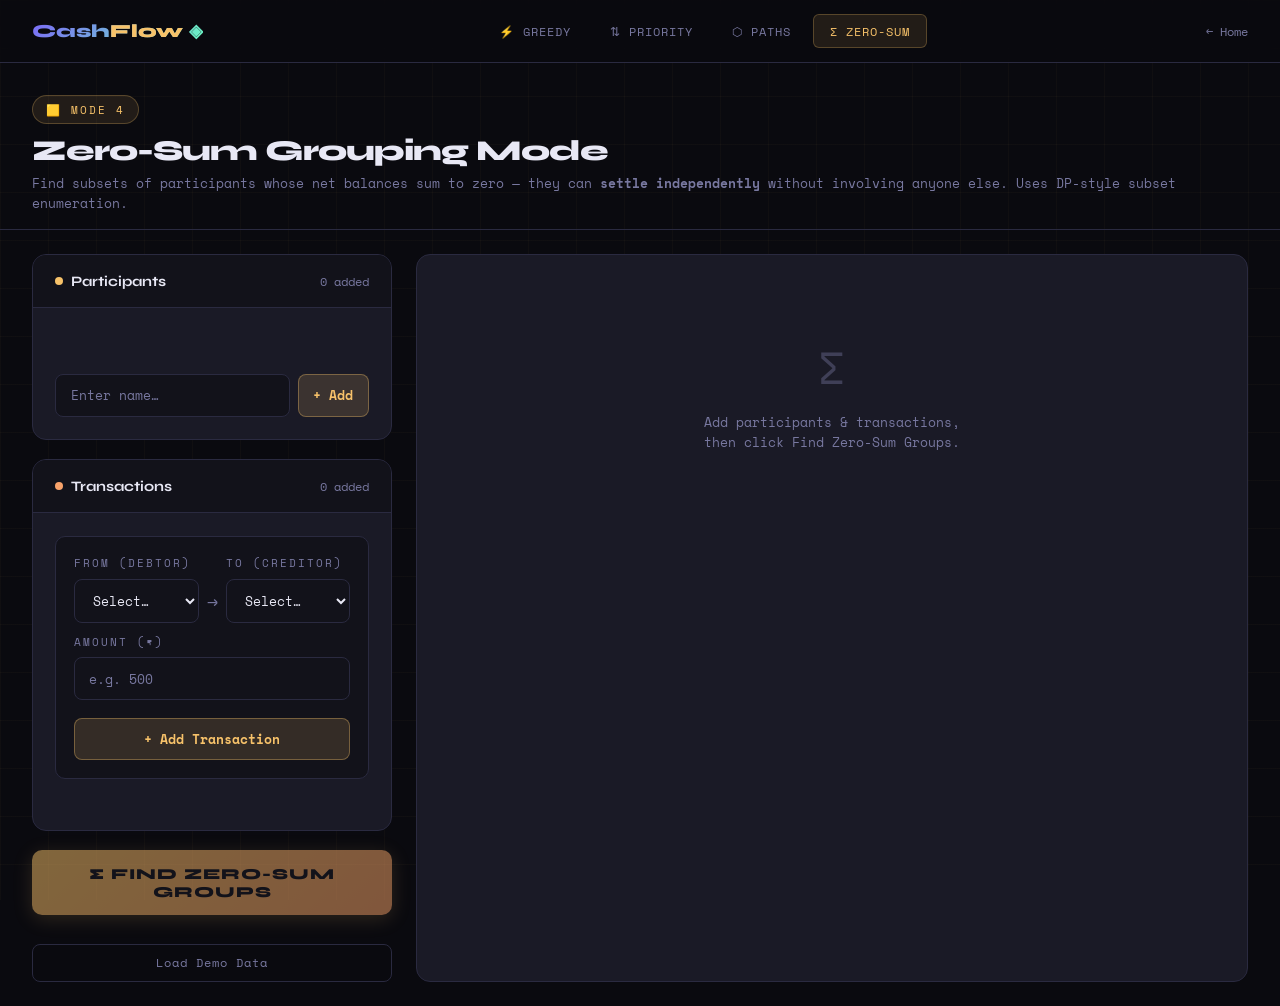
<file: templates/zero_sum.html>
<!DOCTYPE html>
<html lang="en">
<head>
<meta charset="UTF-8"/>
<meta name="viewport" content="width=device-width, initial-scale=1.0"/>
<title>Zero-Sum Groups — CashFlow Minimizer</title>
<link href="https://fonts.googleapis.com/css2?family=Syne:wght@400;600;700;800&family=Space+Mono:wght@400;700&display=swap" rel="stylesheet"/>
<style>
  :root{--bg:#0a0a0f;--surface:#12121a;--card:#1a1a26;--border:#2a2a40;--accent:#7c6af7;--accent2:#f7c26a;--accent3:#6af7c2;--text:#e8e8f5;--muted:#7878a0;--danger:#f76a6a;}
  *,*::before,*::after{box-sizing:border-box;margin:0;padding:0;}
  body{background:var(--bg);color:var(--text);font-family:'Space Mono',monospace;min-height:100vh;display:flex;flex-direction:column;}
  body::before{content:'';position:fixed;inset:0;background-image:linear-gradient(rgba(247,194,106,.03) 1px,transparent 1px),linear-gradient(90deg,rgba(247,194,106,.03) 1px,transparent 1px);background-size:48px 48px;pointer-events:none;z-index:0;}
  nav{position:sticky;top:0;z-index:100;display:flex;align-items:center;justify-content:space-between;padding:.9rem 2rem;background:rgba(10,10,15,.92);backdrop-filter:blur(20px);border-bottom:1px solid var(--border);}
  .logo{font-family:'Syne',sans-serif;font-weight:800;font-size:1.15rem;background:linear-gradient(135deg,var(--accent),var(--accent3));-webkit-background-clip:text;-webkit-text-fill-color:transparent;}
  .logo span{-webkit-text-fill-color:var(--accent2);}
  .nav-modes{display:flex;gap:.3rem;}
  .nav-mode{padding:.45rem 1rem;border-radius:6px;font-size:.75rem;letter-spacing:1px;text-transform:uppercase;text-decoration:none;color:var(--muted);transition:background .2s,color .2s;border:1px solid transparent;}
  .nav-mode:hover{color:var(--text);background:rgba(255,255,255,.05);}
  .nav-mode.active{color:var(--accent2);background:rgba(247,194,106,.1);border-color:rgba(247,194,106,.25);}
  .nav-home{color:var(--muted);text-decoration:none;font-size:.78rem;}
  .nav-home:hover{color:var(--text);}
  .page-header{position:relative;z-index:1;padding:2rem 2rem 1rem;border-bottom:1px solid var(--border);}
  .page-header .badge{display:inline-flex;align-items:center;gap:.4rem;background:rgba(247,194,106,.1);border:1px solid rgba(247,194,106,.25);color:var(--accent2);padding:.3rem .8rem;border-radius:999px;font-size:.7rem;letter-spacing:2px;text-transform:uppercase;margin-bottom:.6rem;}
  .page-header h1{font-family:'Syne',sans-serif;font-size:1.8rem;font-weight:800;letter-spacing:-1px;}
  .page-header p{color:var(--muted);font-size:.83rem;margin-top:.3rem;}
  .app-layout{position:relative;z-index:1;display:grid;grid-template-columns:360px 1fr;gap:1.5rem;padding:1.5rem 2rem;flex:1;max-width:1400px;margin:0 auto;width:100%;}
  @media(max-width:900px){.app-layout{grid-template-columns:1fr;}}
  .panel{background:var(--card);border:1px solid var(--border);border-radius:14px;overflow:hidden;}
  .panel-header{padding:1.1rem 1.4rem;border-bottom:1px solid var(--border);display:flex;align-items:center;justify-content:space-between;background:var(--surface);}
  .panel-title{font-family:'Syne',sans-serif;font-size:.9rem;font-weight:700;display:flex;align-items:center;gap:.5rem;}
  .dot{width:8px;height:8px;border-radius:50%;}.dot-yellow{background:var(--accent2);}.dot-orange{background:#f7a26a;}
  .panel-body{padding:1.4rem;}
  .input-group{margin-bottom:1.1rem;}
  .input-group label{display:block;font-size:.7rem;letter-spacing:2px;text-transform:uppercase;color:var(--muted);margin-bottom:.45rem;}
  .inp{width:100%;background:var(--surface);border:1px solid var(--border);color:var(--text);padding:.65rem .9rem;border-radius:8px;font-family:'Space Mono',monospace;font-size:.84rem;transition:border-color .2s;}
  .inp:focus{outline:none;border-color:var(--accent2);}
  .inp::placeholder{color:var(--muted);}
  .chips{display:flex;flex-wrap:wrap;gap:.4rem;margin-bottom:.7rem;min-height:32px;}
  .chip{display:inline-flex;align-items:center;gap:.35rem;background:rgba(247,194,106,.12);border:1px solid rgba(247,194,106,.3);color:var(--accent2);padding:.3rem .65rem;border-radius:999px;font-size:.75rem;}
  .chip-remove{cursor:pointer;opacity:.6;transition:opacity .2s;background:none;border:none;color:inherit;padding:0;font-size:.85rem;}
  .chip-remove:hover{opacity:1;}
  .add-row{display:flex;gap:.5rem;}
  .btn-add{background:rgba(247,194,106,.15);border:1px solid rgba(247,194,106,.35);color:var(--accent2);padding:.65rem .9rem;border-radius:8px;font-family:'Space Mono',monospace;font-size:.82rem;cursor:pointer;transition:background .2s;white-space:nowrap;font-weight:700;}
  .btn-add:hover{background:rgba(247,194,106,.3);}
  .tx-form{background:var(--surface);border:1px solid var(--border);border-radius:10px;padding:1.1rem;margin-bottom:.9rem;}
  .tx-row{display:grid;grid-template-columns:1fr auto 1fr;gap:.5rem;align-items:end;margin-bottom:.6rem;}
  .tx-arrow{color:var(--muted);font-size:1.1rem;text-align:center;padding-bottom:.5rem;}
  .select-inp{width:100%;background:var(--surface);border:1px solid var(--border);color:var(--text);padding:.65rem .9rem;border-radius:8px;font-family:'Space Mono',monospace;font-size:.82rem;}
  .select-inp:focus{outline:none;border-color:var(--accent2);}
  select option{background:#1a1a26;}
  .tx-list{display:flex;flex-direction:column;gap:.5rem;margin-bottom:.9rem;max-height:180px;overflow-y:auto;}
  .tx-item{display:flex;align-items:center;justify-content:space-between;background:var(--surface);border:1px solid var(--border);border-radius:8px;padding:.55rem .9rem;font-size:.8rem;}
  .tx-item-flow{display:flex;align-items:center;gap:.4rem;}
  .tx-from{color:var(--danger);}.tx-to{color:var(--accent3);}.tx-amt{color:var(--accent2);font-weight:700;}
  .tx-del{background:none;border:none;color:var(--muted);cursor:pointer;font-size:.9rem;transition:color .2s;}
  .tx-del:hover{color:var(--danger);}
  .btn-run{width:100%;background:linear-gradient(135deg,var(--accent2),#f7a26a);color:#1a1a26;border:none;padding:.9rem;border-radius:10px;font-family:'Syne',sans-serif;font-size:.95rem;font-weight:800;cursor:pointer;letter-spacing:1px;transition:transform .2s,box-shadow .2s;box-shadow:0 4px 20px rgba(247,194,106,.3);}
  .btn-run:hover{transform:translateY(-2px);box-shadow:0 8px 28px rgba(247,194,106,.5);}
  .btn-run:disabled{opacity:.5;cursor:not-allowed;transform:none;}
  .btn-demo{width:100%;background:transparent;color:var(--muted);border:1px solid var(--border);padding:.6rem;border-radius:8px;font-family:inherit;cursor:pointer;font-size:.75rem;letter-spacing:1px;margin-top:.6rem;}
  .btn-demo:hover{color:var(--text);border-color:var(--accent2);}
  .info-box{background:rgba(247,194,106,.06);border:1px solid rgba(247,194,106,.2);border-radius:10px;padding:1.2rem 1.4rem;margin-bottom:1.2rem;}
  .info-box h4{font-family:'Syne',sans-serif;font-size:.9rem;font-weight:700;color:var(--accent2);margin-bottom:.6rem;}
  .info-box p{color:var(--muted);font-size:.8rem;line-height:1.75;}
  .group-card{background:var(--surface);border:1px solid rgba(247,194,106,.3);border-radius:12px;padding:1.2rem 1.4rem;margin-bottom:1rem;animation:slideIn .3s ease both;}
  @keyframes slideIn{from{opacity:0;transform:translateY(10px);}to{opacity:1;transform:none;}}
  .group-header{display:flex;align-items:center;justify-content:space-between;margin-bottom:.9rem;}
  .group-title{font-family:'Syne',sans-serif;font-size:.95rem;font-weight:700;color:var(--accent2);}
  .group-badge{background:rgba(247,194,106,.15);border:1px solid rgba(247,194,106,.3);color:var(--accent2);padding:.2rem .6rem;border-radius:4px;font-size:.68rem;letter-spacing:1px;}
  .group-members{display:flex;flex-wrap:wrap;gap:.4rem;margin-bottom:.9rem;}
  .member-chip{display:inline-flex;align-items:center;gap:.3rem;padding:.3rem .7rem;border-radius:6px;font-size:.78rem;font-weight:700;}
  .member-chip.debtor{background:rgba(247,106,106,.1);border:1px solid rgba(247,106,106,.25);color:var(--danger);}
  .member-chip.creditor{background:rgba(106,247,194,.1);border:1px solid rgba(106,247,194,.25);color:var(--accent3);}
  .member-chip .m-bal{font-size:.68rem;opacity:.8;margin-left:.2rem;}
  .group-settlements{display:flex;flex-direction:column;gap:.5rem;}
  .gsettlement{display:flex;align-items:center;justify-content:space-between;background:var(--card);border:1px solid var(--border);border-radius:8px;padding:.6rem .9rem;font-size:.8rem;}
  .gs-flow{display:flex;align-items:center;gap:.5rem;}
  .gs-from{color:var(--danger);font-weight:700;}.gs-to{color:var(--accent3);font-weight:700;}.gs-arrow{color:var(--muted);}
  .gs-amt{color:var(--accent2);font-weight:700;}
  .ungrouped-box{background:rgba(124,106,247,.06);border:1px solid rgba(124,106,247,.2);border-radius:10px;padding:1.1rem 1.4rem;margin-bottom:1.1rem;}
  .ungrouped-box h4{font-family:'Syne',sans-serif;font-size:.85rem;font-weight:700;color:var(--accent);margin-bottom:.6rem;}
  .ungrouped-box p{color:var(--muted);font-size:.78rem;line-height:1.7;}
  .conclude-box{background:rgba(247,194,106,.06);border:1px solid rgba(247,194,106,.25);border-radius:10px;padding:1.2rem 1.4rem;margin-top:1.2rem;}
  .conclude-box h4{font-family:'Syne',sans-serif;font-size:.9rem;font-weight:700;color:var(--accent2);margin-bottom:.6rem;}
  .conclude-box p{color:var(--muted);font-size:.8rem;line-height:1.75;margin-bottom:.5rem;}
  .conclude-box ul{color:var(--muted);font-size:.8rem;line-height:1.9;padding-left:1.2rem;margin-top:.4rem;}
  .final-msg{background:rgba(106,247,194,.07);border:1px solid rgba(106,247,194,.25);border-radius:8px;padding:.9rem 1.1rem;margin-top:.9rem;color:var(--accent3);font-size:.83rem;text-align:center;font-weight:700;}
  .section-lbl{font-size:.68rem;letter-spacing:2px;text-transform:uppercase;color:var(--muted);margin-bottom:.6rem;margin-top:1.1rem;}
  .empty-state{text-align:center;padding:3.5rem 2rem;color:var(--muted);}
  .empty-icon{font-size:2.8rem;margin-bottom:.8rem;opacity:.4;}
  .empty-state p{font-size:.82rem;}
  .toast{position:fixed;bottom:2rem;right:2rem;z-index:999;background:var(--card);border:1px solid var(--border);border-radius:10px;padding:.9rem 1.4rem;font-size:.82rem;color:var(--text);transform:translateY(20px);opacity:0;transition:all .3s;}
  .toast.show{transform:none;opacity:1;}
  .toast.error{border-color:var(--danger);color:var(--danger);}
  .toast.success{border-color:var(--accent3);color:var(--accent3);}
</style>
</head>
<body>
<nav>
  <div class="logo">Cash<span>Flow</span> ◈</div>
  <div class="nav-modes">
    <a href="/dashboard" class="nav-mode">⚡ Greedy</a>
    <a href="/priority"  class="nav-mode">⇅ Priority</a>
    <a href="/paths"     class="nav-mode">⬡ Paths</a>
    <a href="/zero-sum"  class="nav-mode active">∑ Zero-Sum</a>
  </div>
  <a href="/" class="nav-home">← Home</a>
</nav>

<div class="page-header">
  <div class="badge">🟨 Mode 4</div>
  <h1>Zero-Sum Grouping Mode</h1>
  <p>Find subsets of participants whose net balances sum to zero — they can <strong>settle independently</strong> without involving anyone else. Uses DP-style subset enumeration.</p>
</div>

<div class="app-layout">
  <div style="display:flex;flex-direction:column;gap:1.2rem;">
    <div class="panel">
      <div class="panel-header">
        <div class="panel-title"><div class="dot dot-yellow"></div> Participants</div>
        <span id="p-count" style="color:var(--muted);font-size:.75rem;">0 added</span>
      </div>
      <div class="panel-body">
        <div class="chips" id="chips"></div>
        <div class="add-row">
          <input class="inp" id="p-input" placeholder="Enter name…" onkeydown="if(event.key==='Enter') addParticipant()"/>
          <button class="btn-add" onclick="addParticipant()">+ Add</button>
        </div>
      </div>
    </div>
    <div class="panel">
      <div class="panel-header">
        <div class="panel-title"><div class="dot dot-orange"></div> Transactions</div>
        <span id="t-count" style="color:var(--muted);font-size:.75rem;">0 added</span>
      </div>
      <div class="panel-body">
        <div class="tx-form">
          <div class="tx-row">
            <div class="input-group" style="margin-bottom:0"><label>From (Debtor)</label><select class="select-inp inp" id="tx-from"><option value="">Select…</option></select></div>
            <div class="tx-arrow">→</div>
            <div class="input-group" style="margin-bottom:0"><label>To (Creditor)</label><select class="select-inp inp" id="tx-to"><option value="">Select…</option></select></div>
          </div>
          <div class="input-group"><label>Amount (₹)</label><input class="inp" id="tx-amt" type="number" min="0.01" step="0.01" placeholder="e.g. 500" onkeydown="if(event.key==='Enter') addTransaction()"/></div>
          <button class="btn-add" style="width:100%" onclick="addTransaction()">+ Add Transaction</button>
        </div>
        <div class="tx-list" id="tx-list"></div>
      </div>
    </div>
    <button class="btn-run" id="run-btn" onclick="runZeroSum()" disabled>∑ FIND ZERO-SUM GROUPS</button>
    <button class="btn-demo" onclick="loadDemo()">Load Demo Data</button>
  </div>

  <div class="panel" style="display:flex;flex-direction:column;overflow-y:auto;">
    <div id="results-wrap" style="padding:1.4rem;">
      <div class="empty-state"><div class="empty-icon">∑</div><p>Add participants & transactions,<br>then click Find Zero-Sum Groups.</p></div>
    </div>
  </div>
</div>

<div class="toast" id="toast"></div>
<script>
const participants=[], transactions=[];
function addParticipant(){const inp=document.getElementById('p-input');const name=inp.value.trim();if(!name)return;if(participants.includes(name)){showToast('Already added!','error');return;}participants.push(name);inp.value='';renderChips();updateSelects();updateRunBtn();}
function removeParticipant(name){participants.splice(participants.indexOf(name),1);for(let i=transactions.length-1;i>=0;i--)if(transactions[i].debtor===name||transactions[i].creditor===name)transactions.splice(i,1);renderChips();renderTxList();updateSelects();updateRunBtn();}
function renderChips(){document.getElementById('chips').innerHTML=participants.map(p=>`<span class="chip">${p}<button class="chip-remove" onclick="removeParticipant('${p}')">×</button></span>`).join('');document.getElementById('p-count').textContent=participants.length+' added';}
function updateSelects(){const opts='<option value="">Select…</option>'+participants.map(p=>`<option>${p}</option>`).join('');document.getElementById('tx-from').innerHTML=opts;document.getElementById('tx-to').innerHTML=opts;}
function addTransaction(){const from=document.getElementById('tx-from').value,to=document.getElementById('tx-to').value,amt=parseFloat(document.getElementById('tx-amt').value);if(!from||!to){showToast('Select both parties','error');return;}if(from===to){showToast('Debtor ≠ Creditor','error');return;}if(!amt||amt<=0){showToast('Enter valid amount','error');return;}transactions.push({debtor:from,creditor:to,amount:amt});document.getElementById('tx-amt').value='';renderTxList();updateRunBtn();}
function removeTx(i){transactions.splice(i,1);renderTxList();updateRunBtn();}
function renderTxList(){const el=document.getElementById('tx-list');document.getElementById('t-count').textContent=transactions.length+' added';if(!transactions.length){el.innerHTML='';return;}el.innerHTML=transactions.map((t,i)=>`<div class="tx-item"><div class="tx-item-flow"><span class="tx-from">${t.debtor}</span><span style="color:var(--muted)">→</span><span class="tx-to">${t.creditor}</span><span style="color:var(--muted)">·</span><span class="tx-amt">₹${t.amount}</span></div><button class="tx-del" onclick="removeTx(${i})">✕</button></div>`).join('');}
function updateRunBtn(){document.getElementById('run-btn').disabled=participants.length<2||transactions.length===0;}

async function runZeroSum(){
  try{const res=await fetch('/api/zero-sum',{method:'POST',headers:{'Content-Type':'application/json'},body:JSON.stringify({participants,transactions})});
    const data=await res.json();if(!res.ok){showToast(data.error,'error');return;}
    renderZeroSum(data);showToast('Groups found!','success');
  }catch(e){showToast('Server error','error');}
}

function renderZeroSum(data){
  const wrap=document.getElementById('results-wrap');
  let html=`<div class="info-box"><h4>What is a Zero-Sum Group?</h4>
    <p>A zero-sum group is a subset of participants whose net balances sum to exactly <strong>zero</strong>. This means the total debt within the group equals the total credit — so they can <strong>settle amongst themselves</strong> without any money flowing in or out of the group. This is a DP-style subset enumeration problem.</p></div>`;

  if(data.groups.length===0){
    html+=`<div style="text-align:center;color:var(--muted);padding:1.5rem;background:var(--surface);border:1px solid var(--border);border-radius:10px;font-size:.83rem;">No zero-sum groups found. This means the participants cannot be cleanly partitioned into self-settling subgroups with the given transactions.</div>`;
  } else {
    html+=`<div class="section-lbl">// ${data.groups.length} Zero-Sum Group(s) Found</div>`;
    data.groups.forEach((g,idx)=>{
      const colorIdx = idx % 3;
      const colors = ['var(--accent2)','var(--accent3)','var(--accent)'];
      html+=`<div class="group-card" style="animation-delay:${idx*100}ms">
        <div class="group-header">
          <div class="group-title" style="color:${colors[colorIdx]}">Group ${idx+1}</div>
          <div class="group-badge">${g.members.length} members · sum = 0</div>
        </div>
        <div class="group-members">`;
      g.members.forEach(m=>{
        const bal = g.balances[m];
        const cls = bal < 0 ? 'debtor' : 'creditor';
        const sign = bal < 0 ? '-' : '+';
        html+=`<span class="member-chip ${cls}">${m} <span class="m-bal">${sign}₹${Math.abs(bal).toFixed(2)}</span></span>`;
      });
      html+=`</div>
        <div style="font-size:.68rem;letter-spacing:1px;color:var(--muted);margin-bottom:.5rem;text-transform:uppercase">Internal Settlements</div>
        <div class="group-settlements">`;
      if(!g.settlements.length){
        html+=`<div style="color:var(--accent3);font-size:.78rem;text-align:center;padding:.5rem">✓ All balanced — no settlements needed</div>`;
      } else {
        g.settlements.forEach(s=>{
          html+=`<div class="gsettlement">
            <div class="gs-flow">
              <span class="gs-from">${s.from}</span>
              <span class="gs-arrow">pays</span>
              <span class="gs-to">${s.to}</span>
            </div>
            <span class="gs-amt">₹${s.amount}</span>
          </div>`;
        });
      }
      html+=`</div></div>`;
    });
  }

  if(data.ungrouped.length>0){
    html+=`<div class="ungrouped-box"><h4>⚠ Ungrouped Participants</h4>
      <p>These participants (${data.ungrouped.join(', ')}) could not be placed into a zero-sum group. Their net balances don't form any subset that sums to zero. They will need external settlement involving other parties.</p></div>`;
  }

  html+=`<div class="conclude-box"><h4>✓ Conclusion</h4>
    <p>A zero-sum group means:</p>
    <ul>
      <li>Total debt within the group = Total credit within the group</li>
      <li>No external transactions are needed — they can settle <strong>internally</strong></li>
      <li>This reduces coordination complexity for large groups</li>
      <li>The algorithm finds the <strong>smallest possible self-settling subsets</strong></li>
    </ul>
    ${data.groups.length>0?'<div class="final-msg">✓ All participants in each group can settle their debts among themselves.</div>':''}
  </div>`;

  wrap.innerHTML=html;
}

function loadDemo(){
  ['Alice','Bob','Carol','Dave','Eve','Frank'].forEach(n=>{if(!participants.includes(n))participants.push(n);});
  transactions.length=0;
  [['Alice','Bob',200],['Bob','Carol',100],['Carol','Alice',100],['Dave','Eve',150],['Eve','Frank',150],['Frank','Dave',150],['Bob','Carol',100]].forEach(([d,c,a])=>transactions.push({debtor:d,creditor:c,amount:a}));
  renderChips();updateSelects();renderTxList();updateRunBtn();showToast('Demo data loaded!','success');
}
function showToast(msg,type=''){const t=document.getElementById('toast');t.textContent=msg;t.className='toast '+type+' show';setTimeout(()=>t.classList.remove('show'),3000);}
</script>
</body>
</html>
</file>
